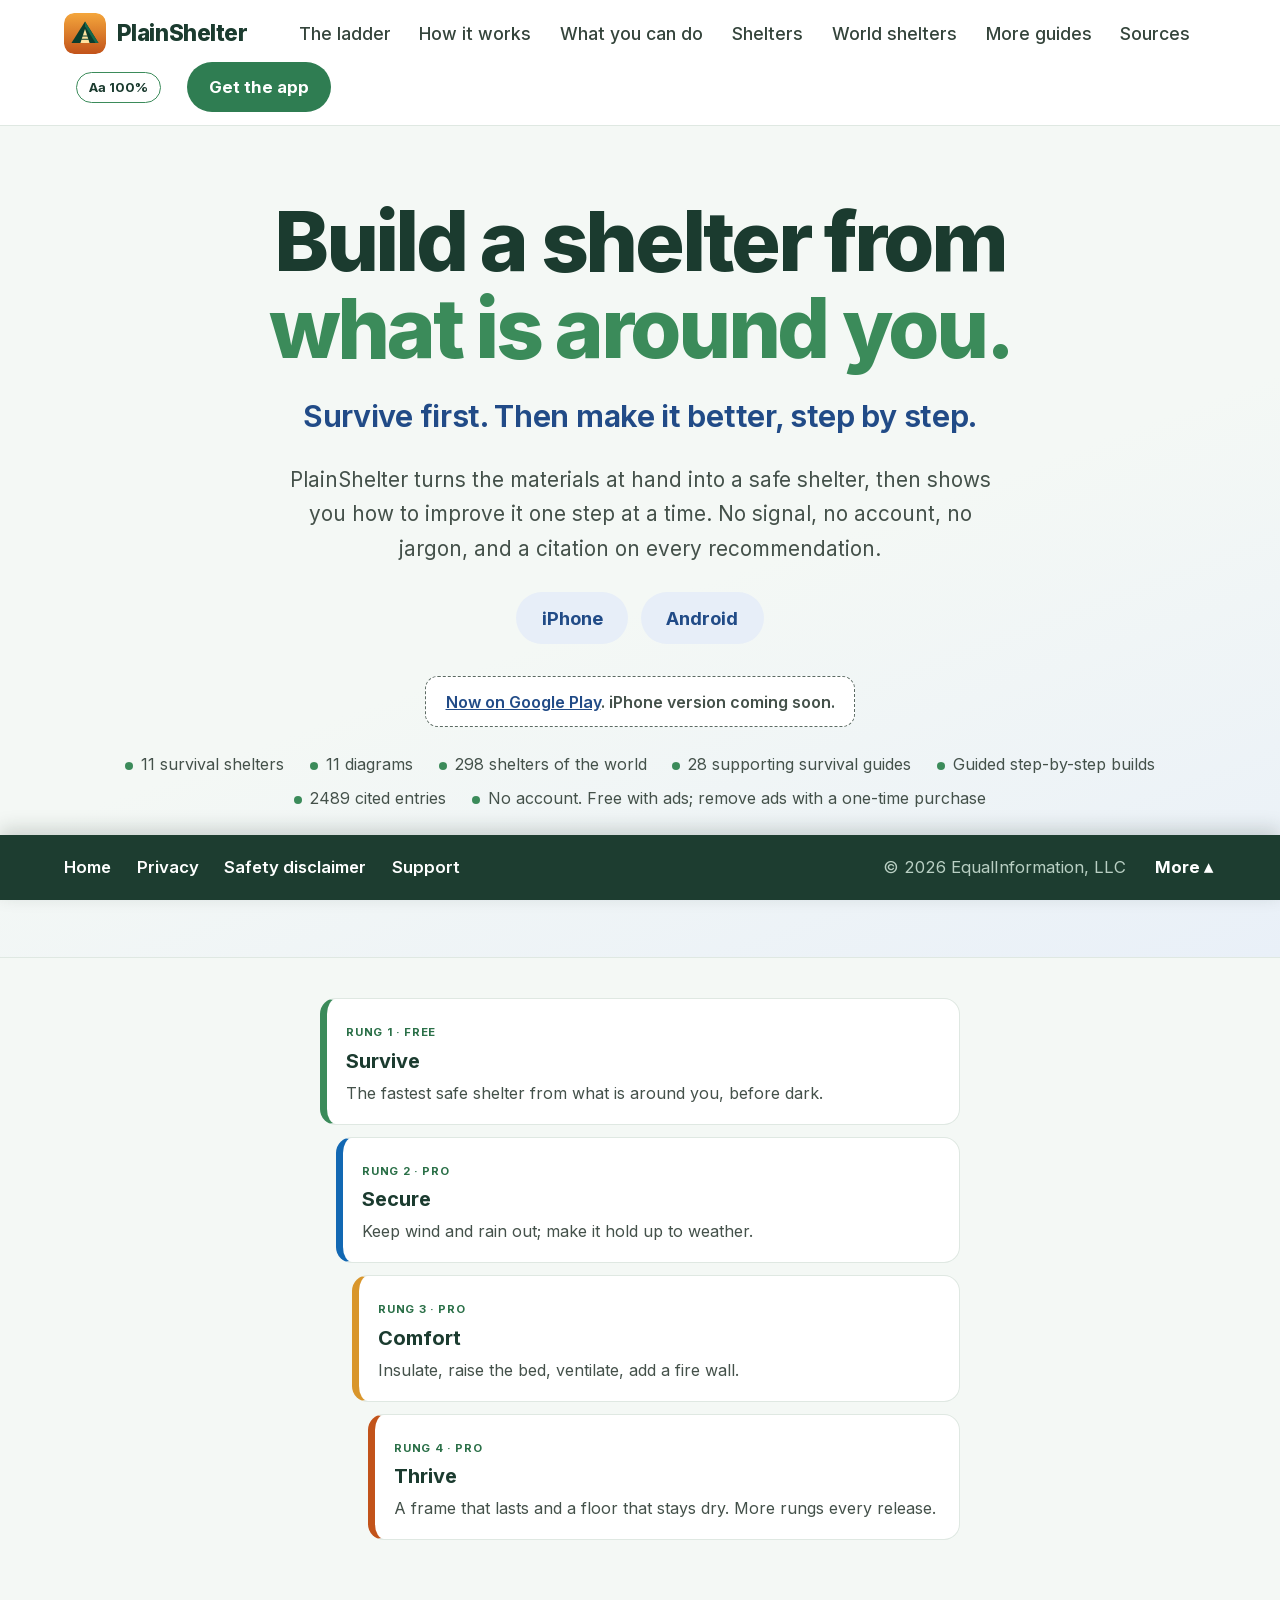
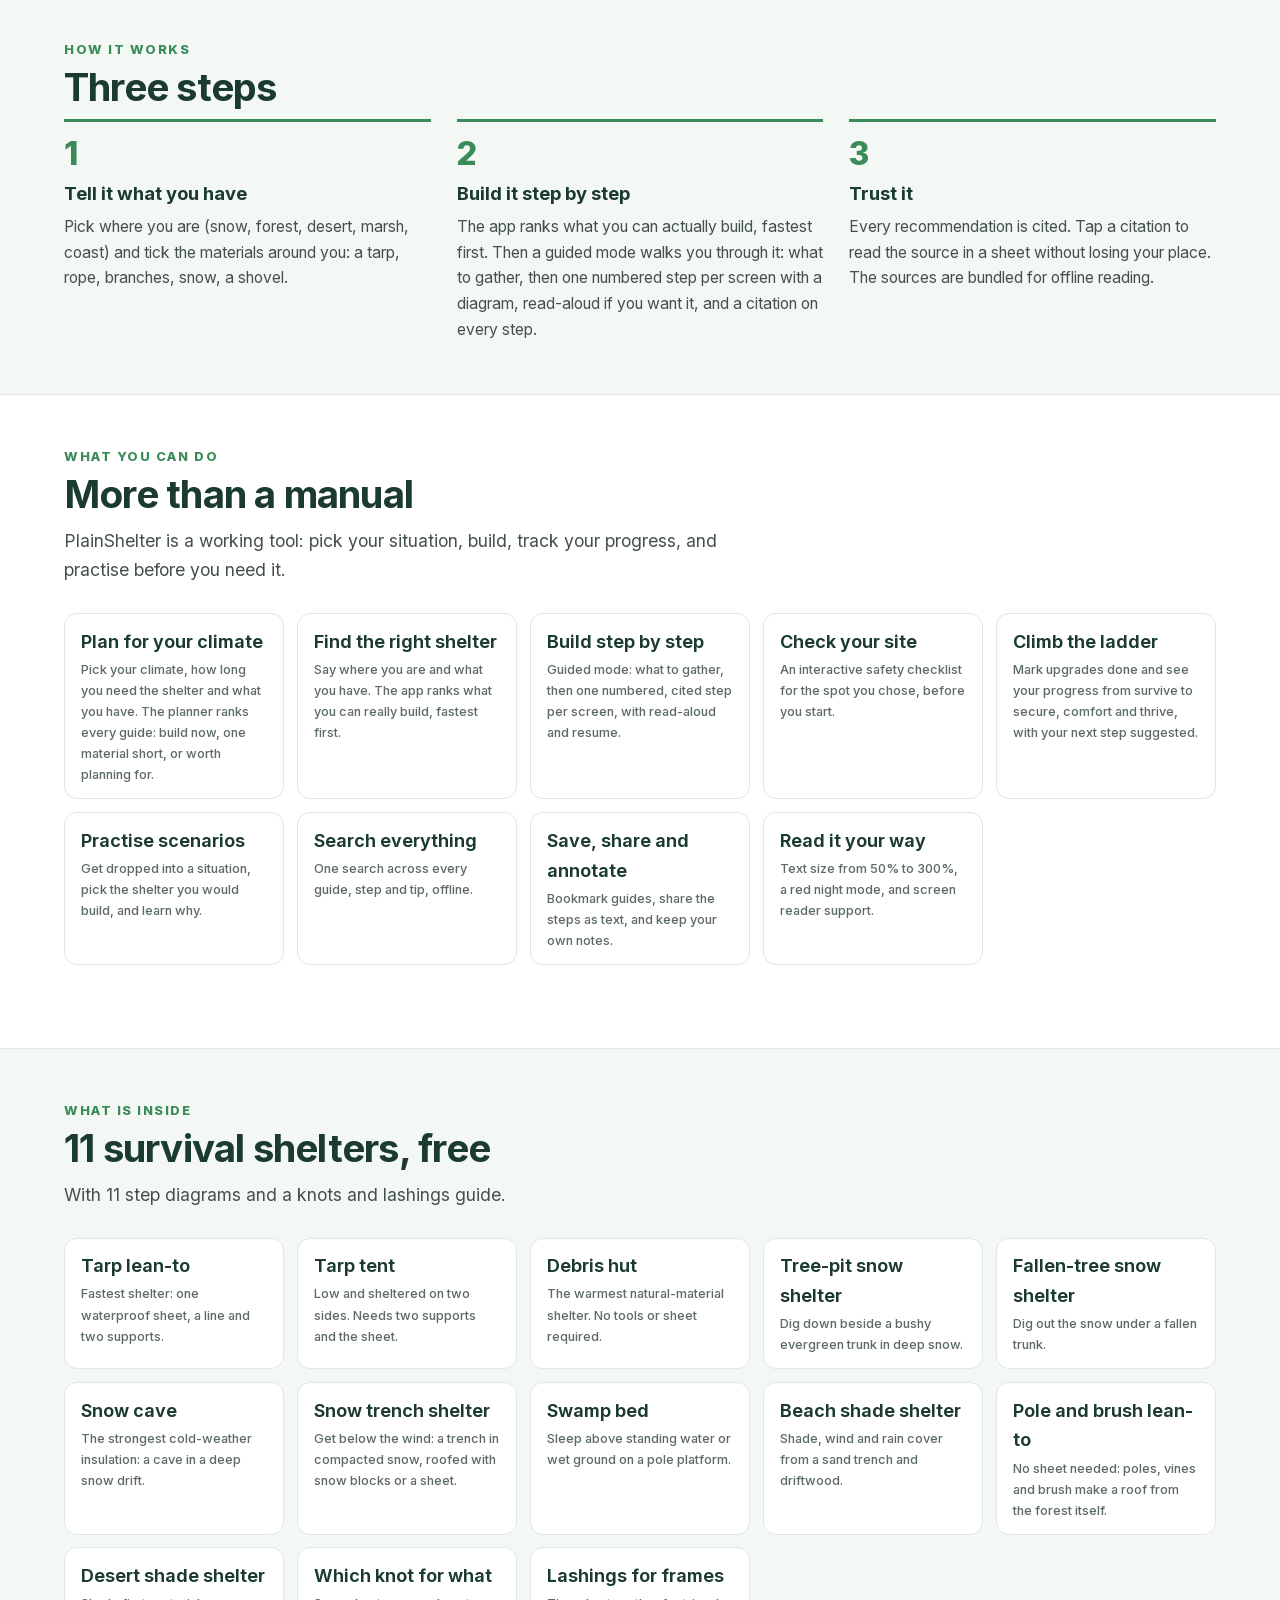
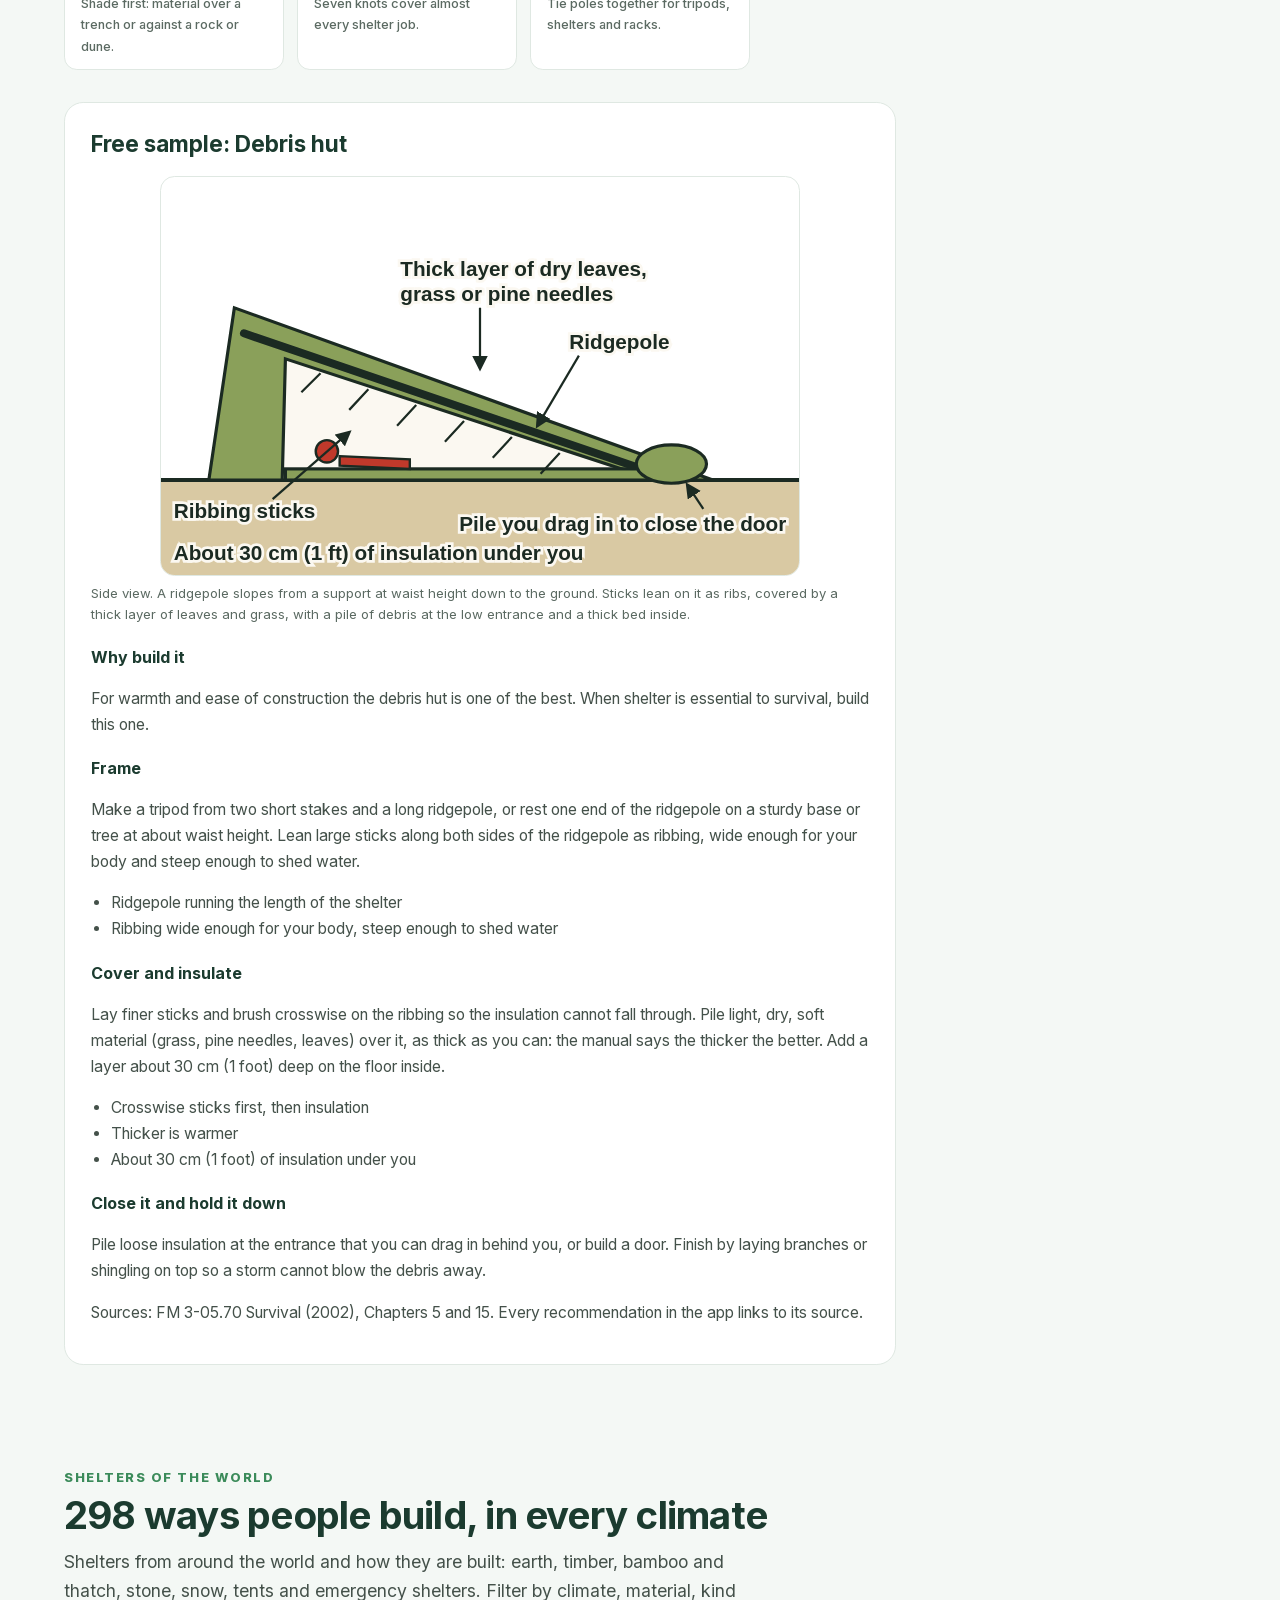
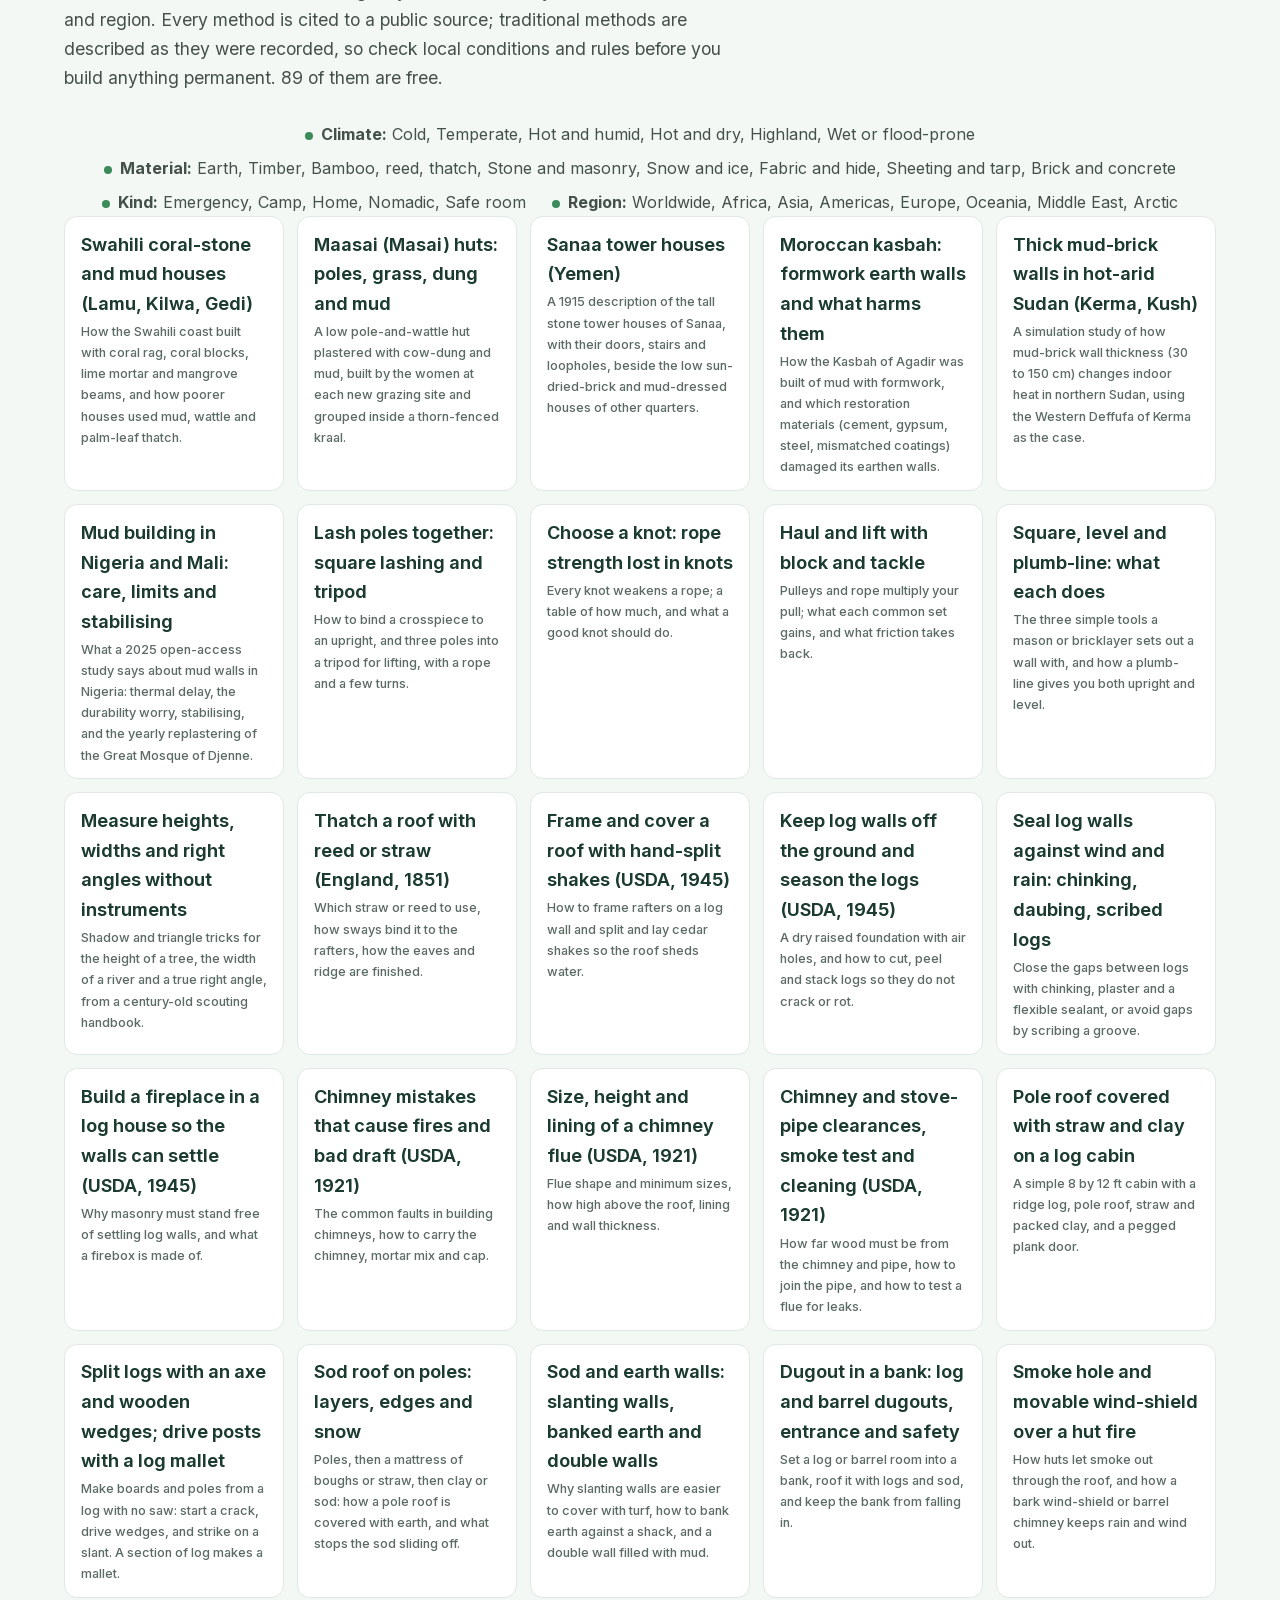
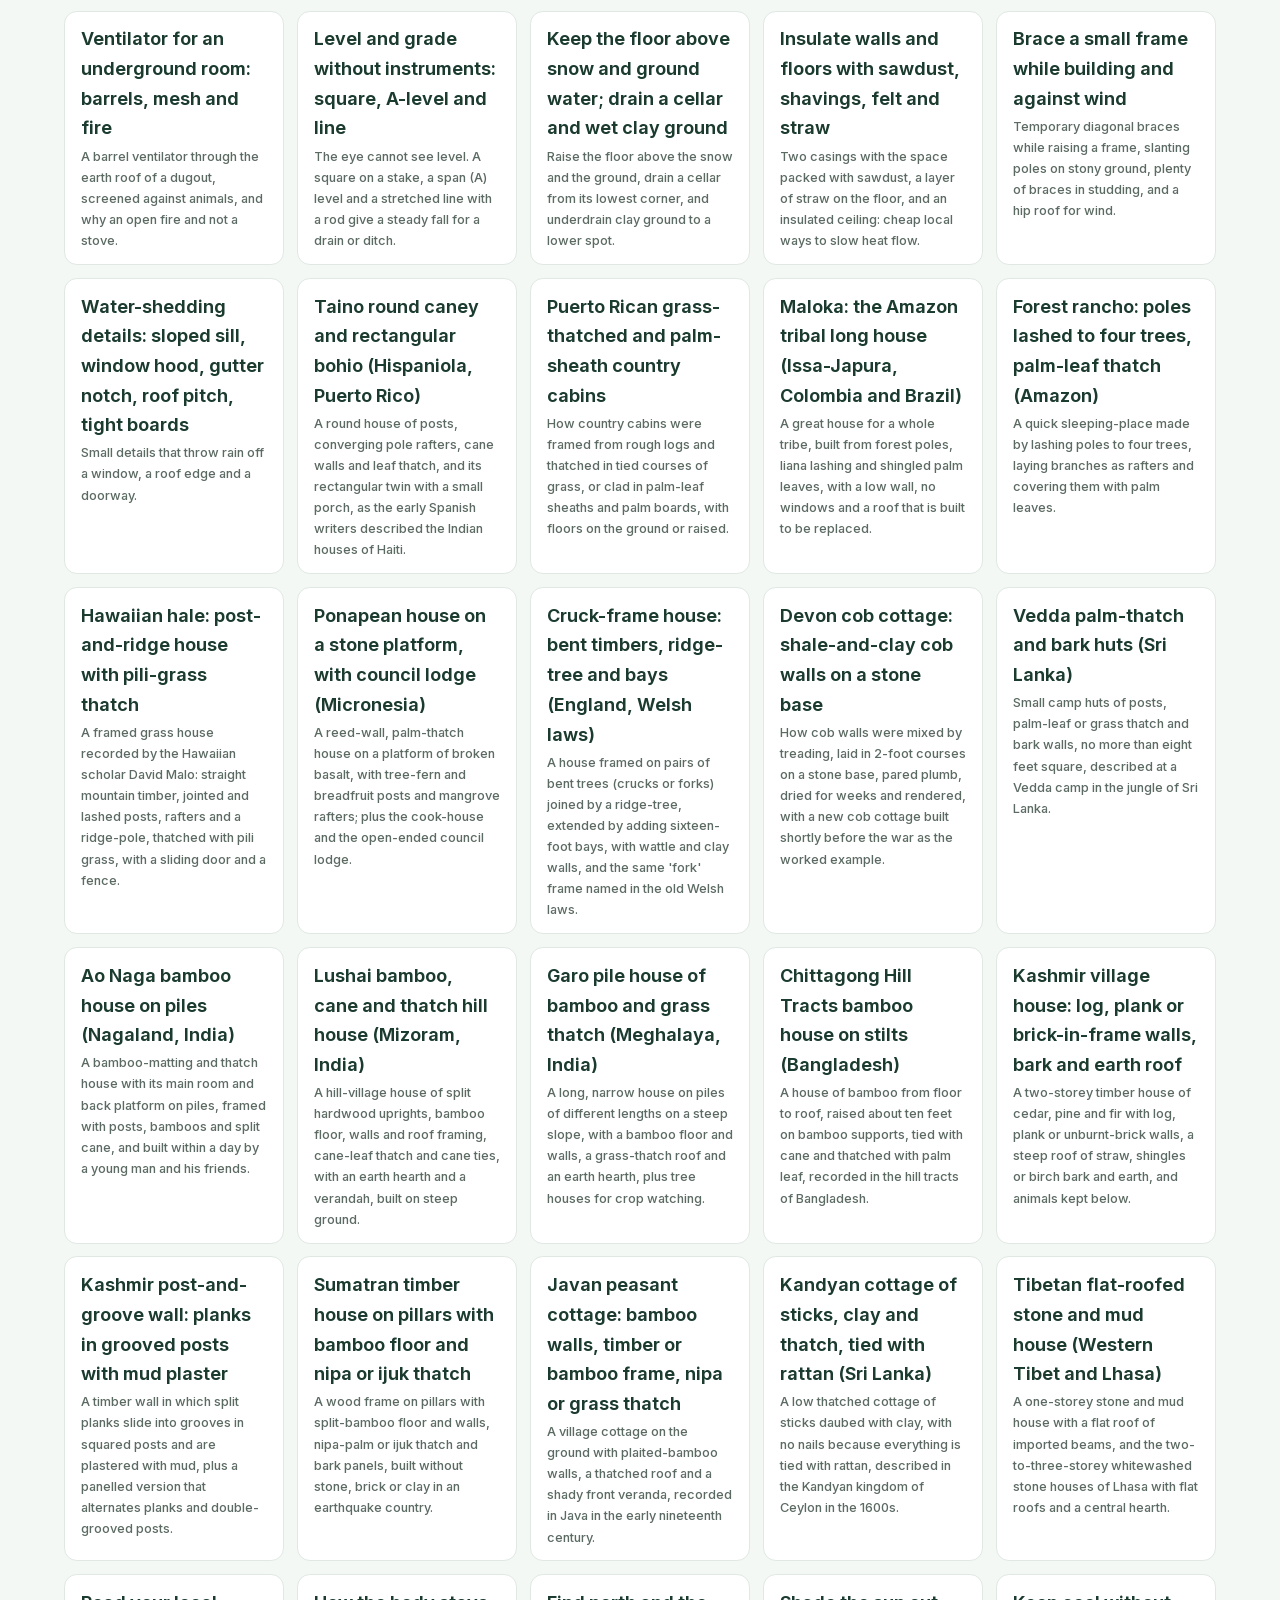
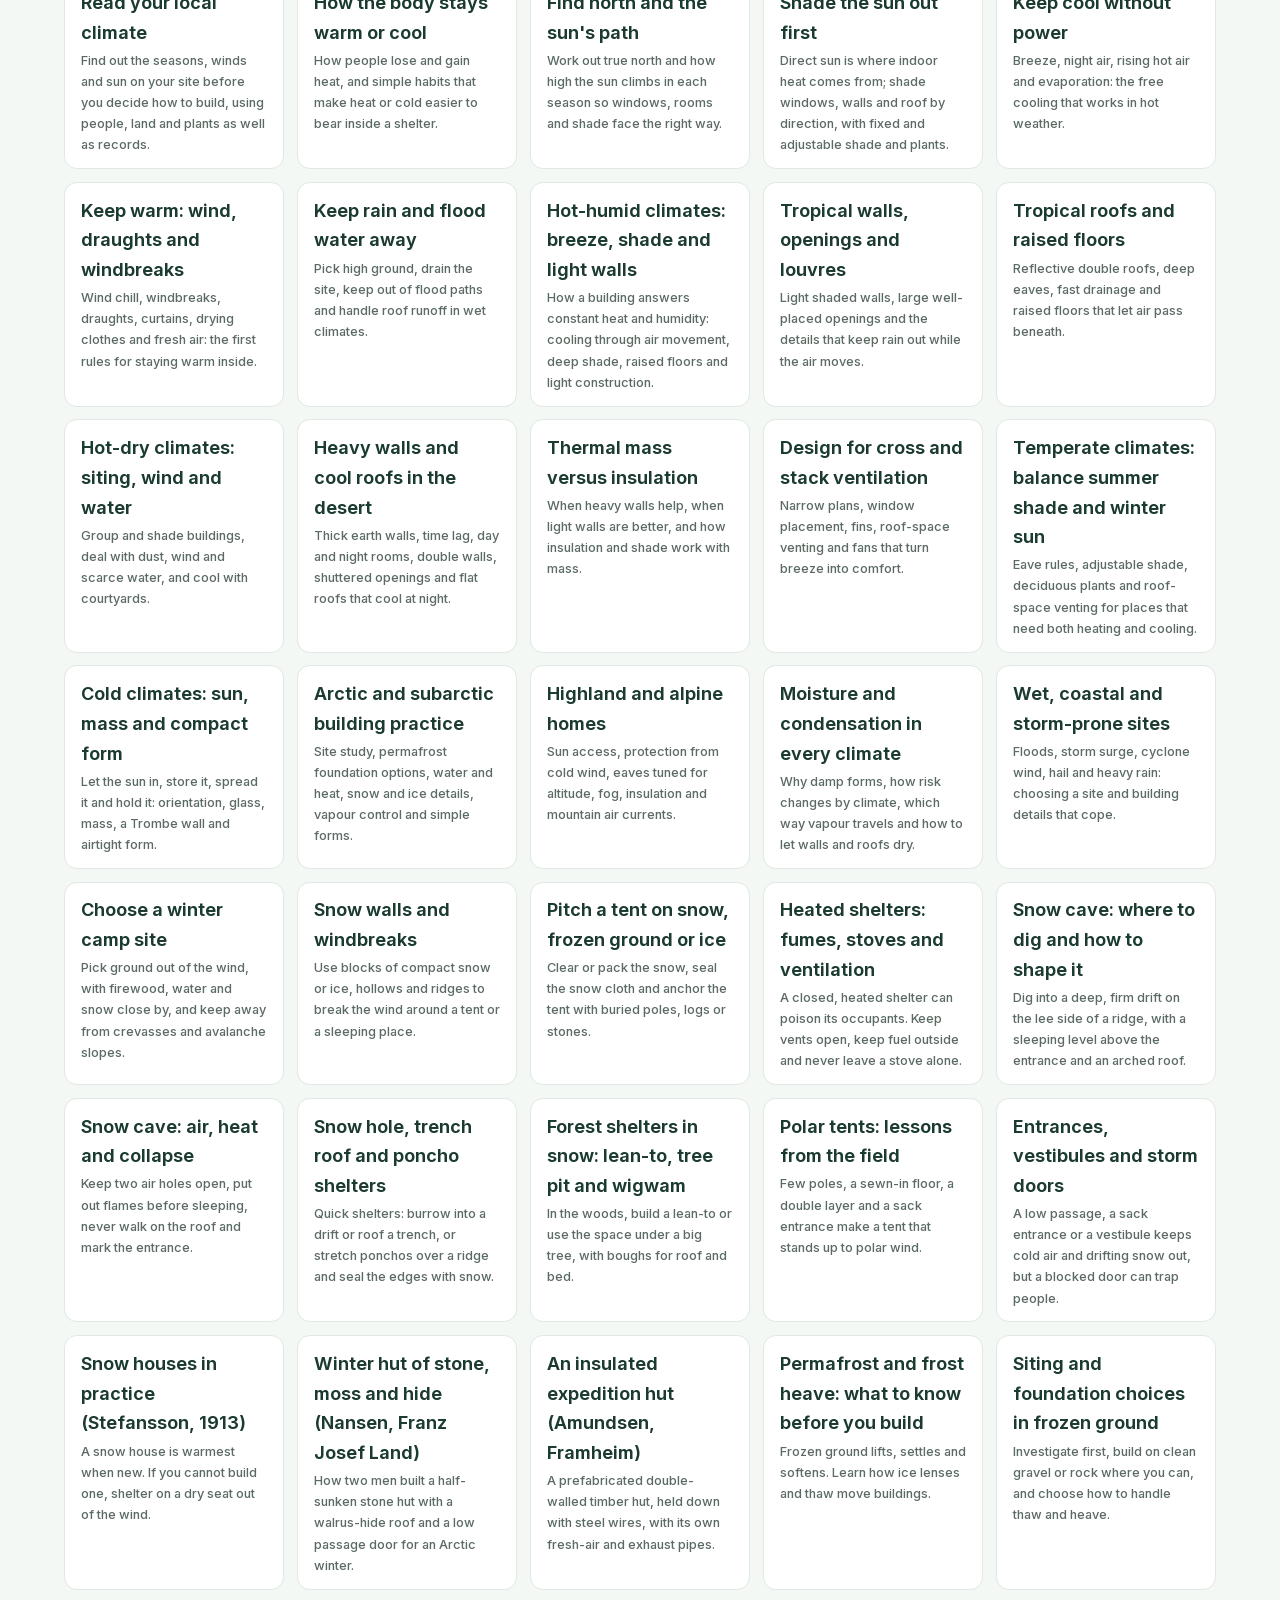
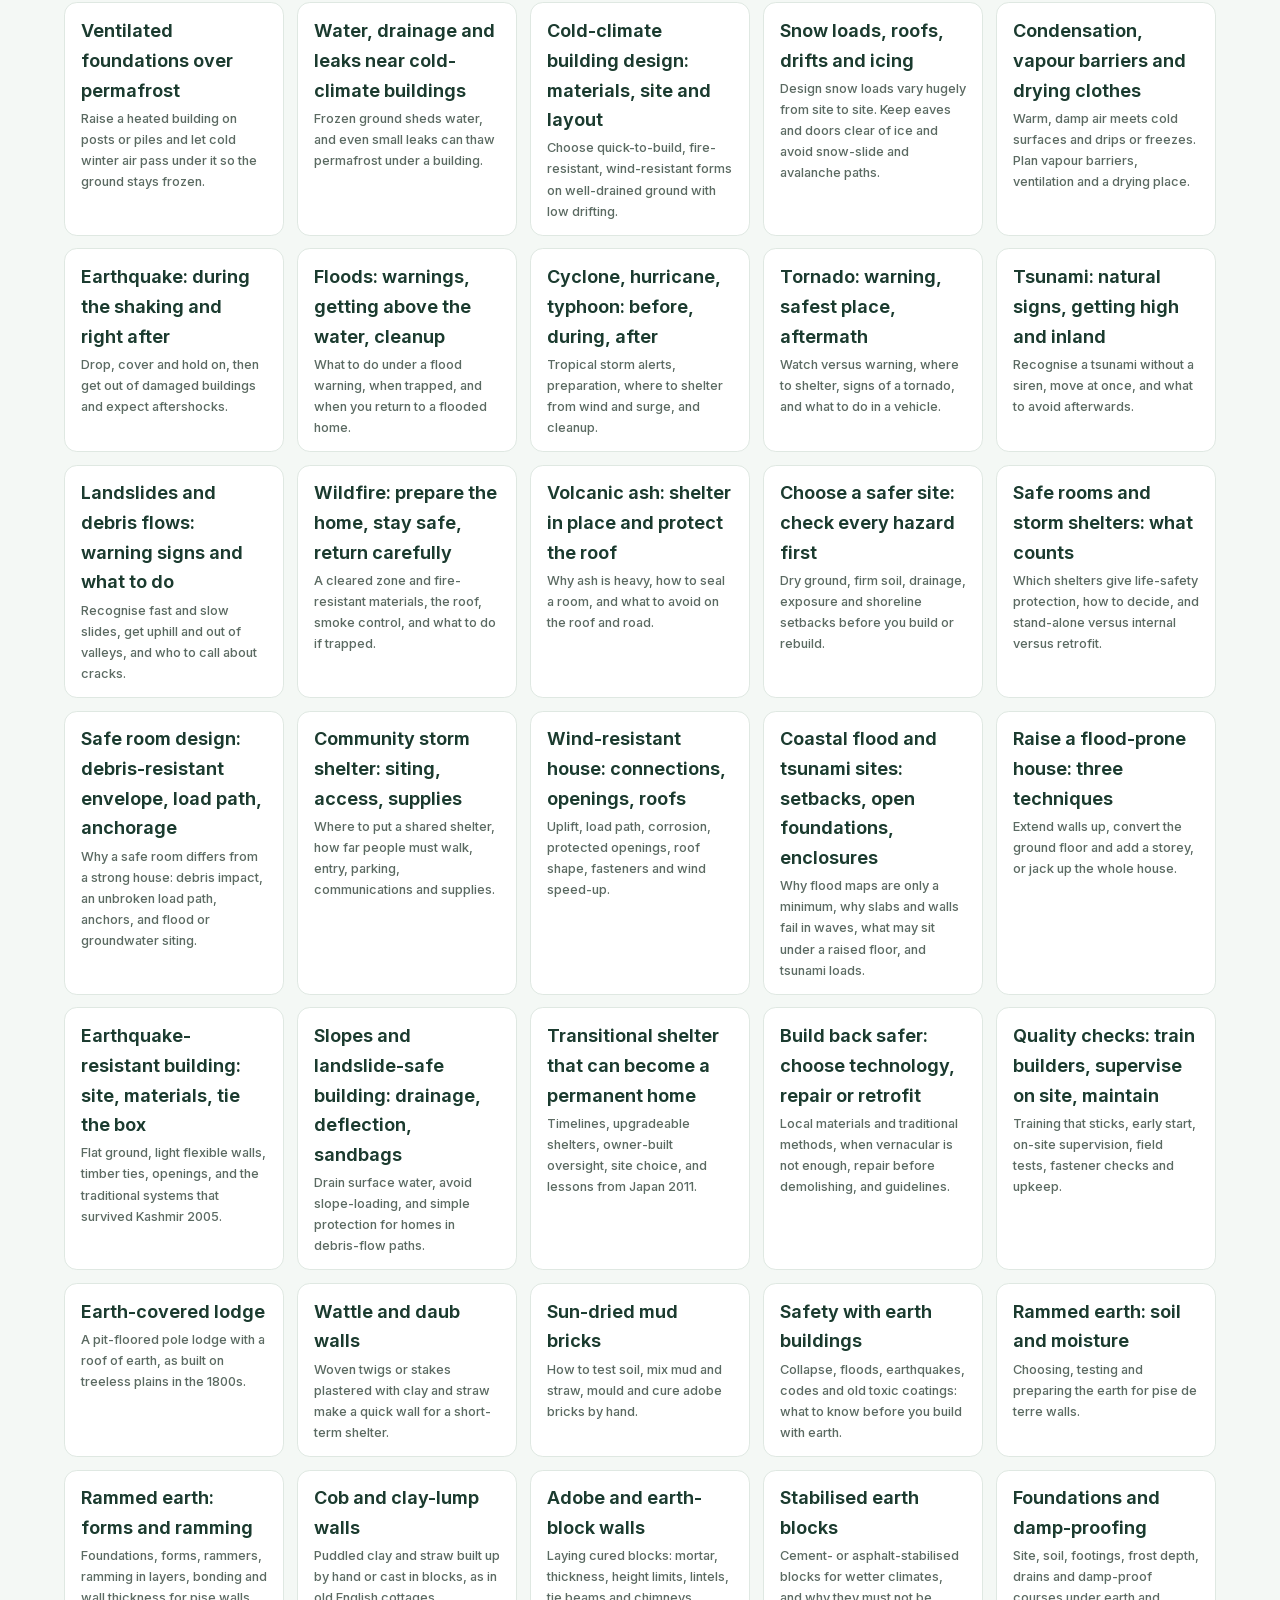
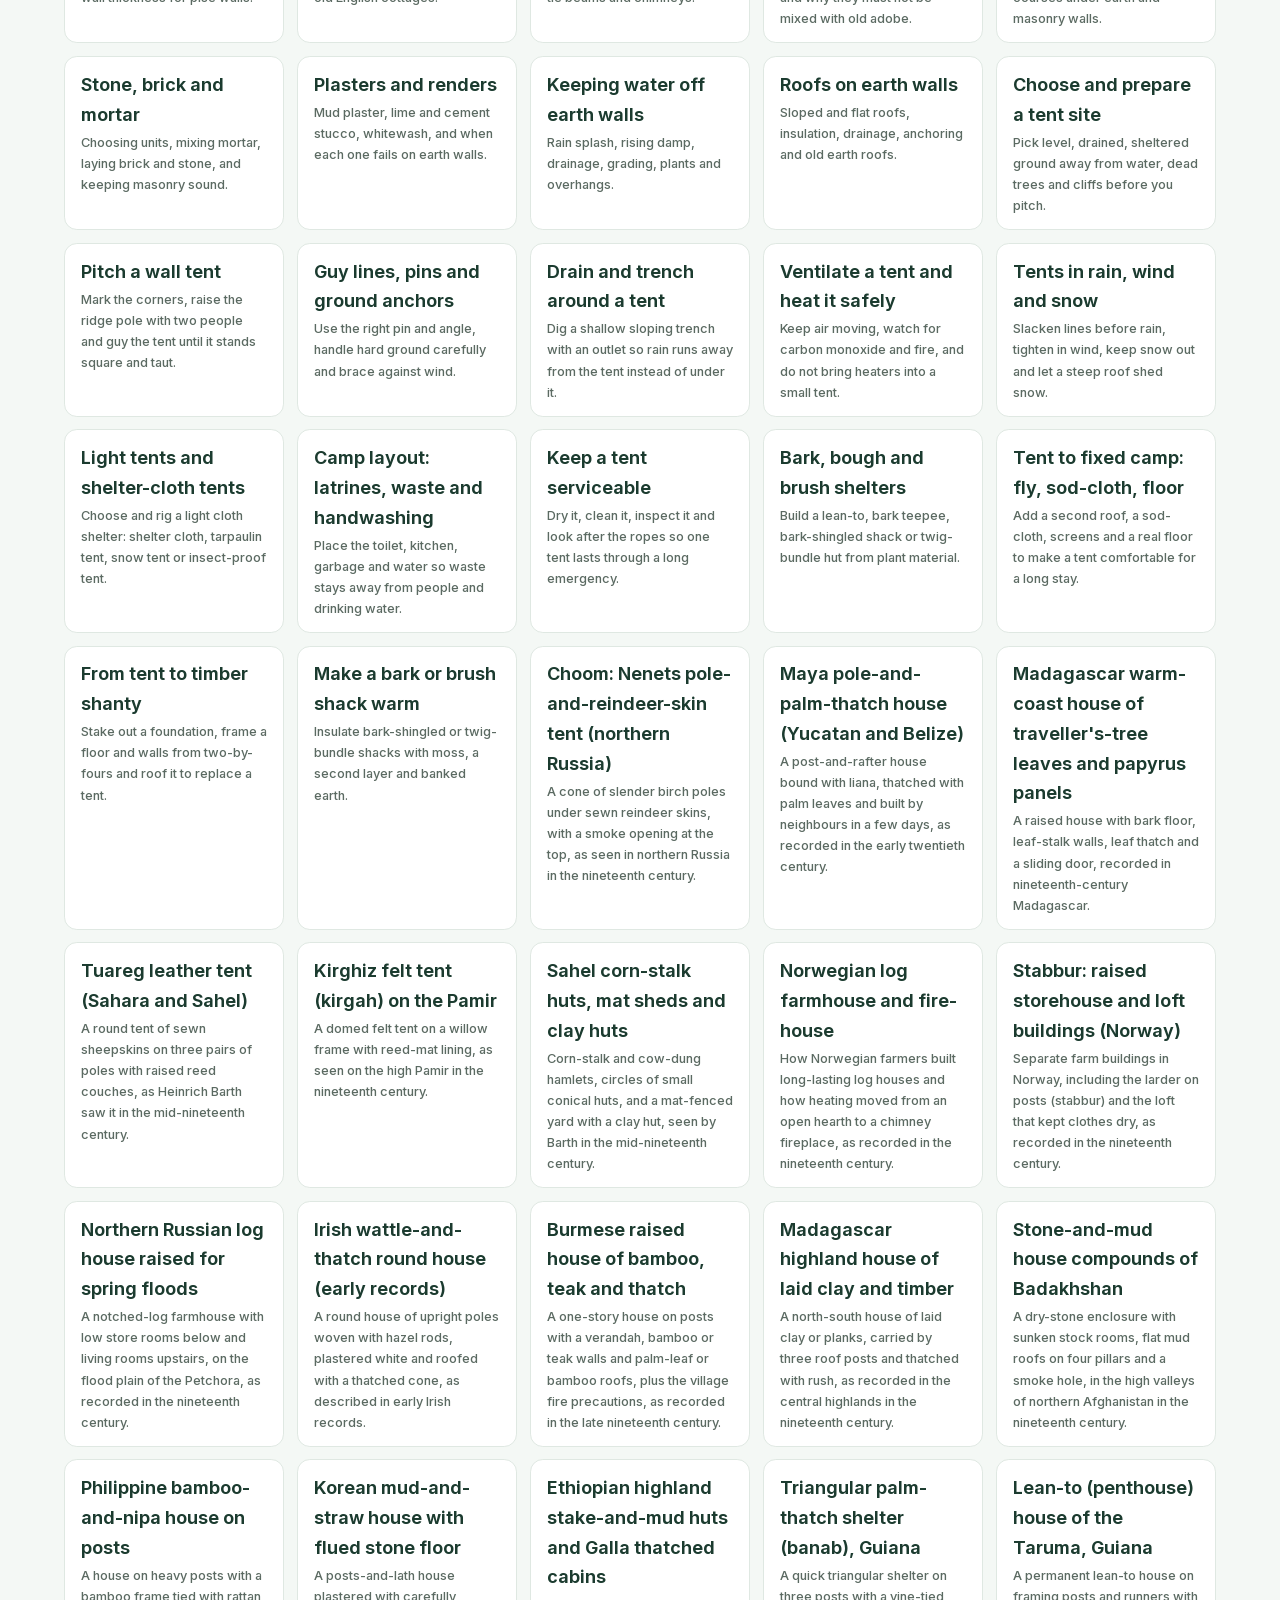
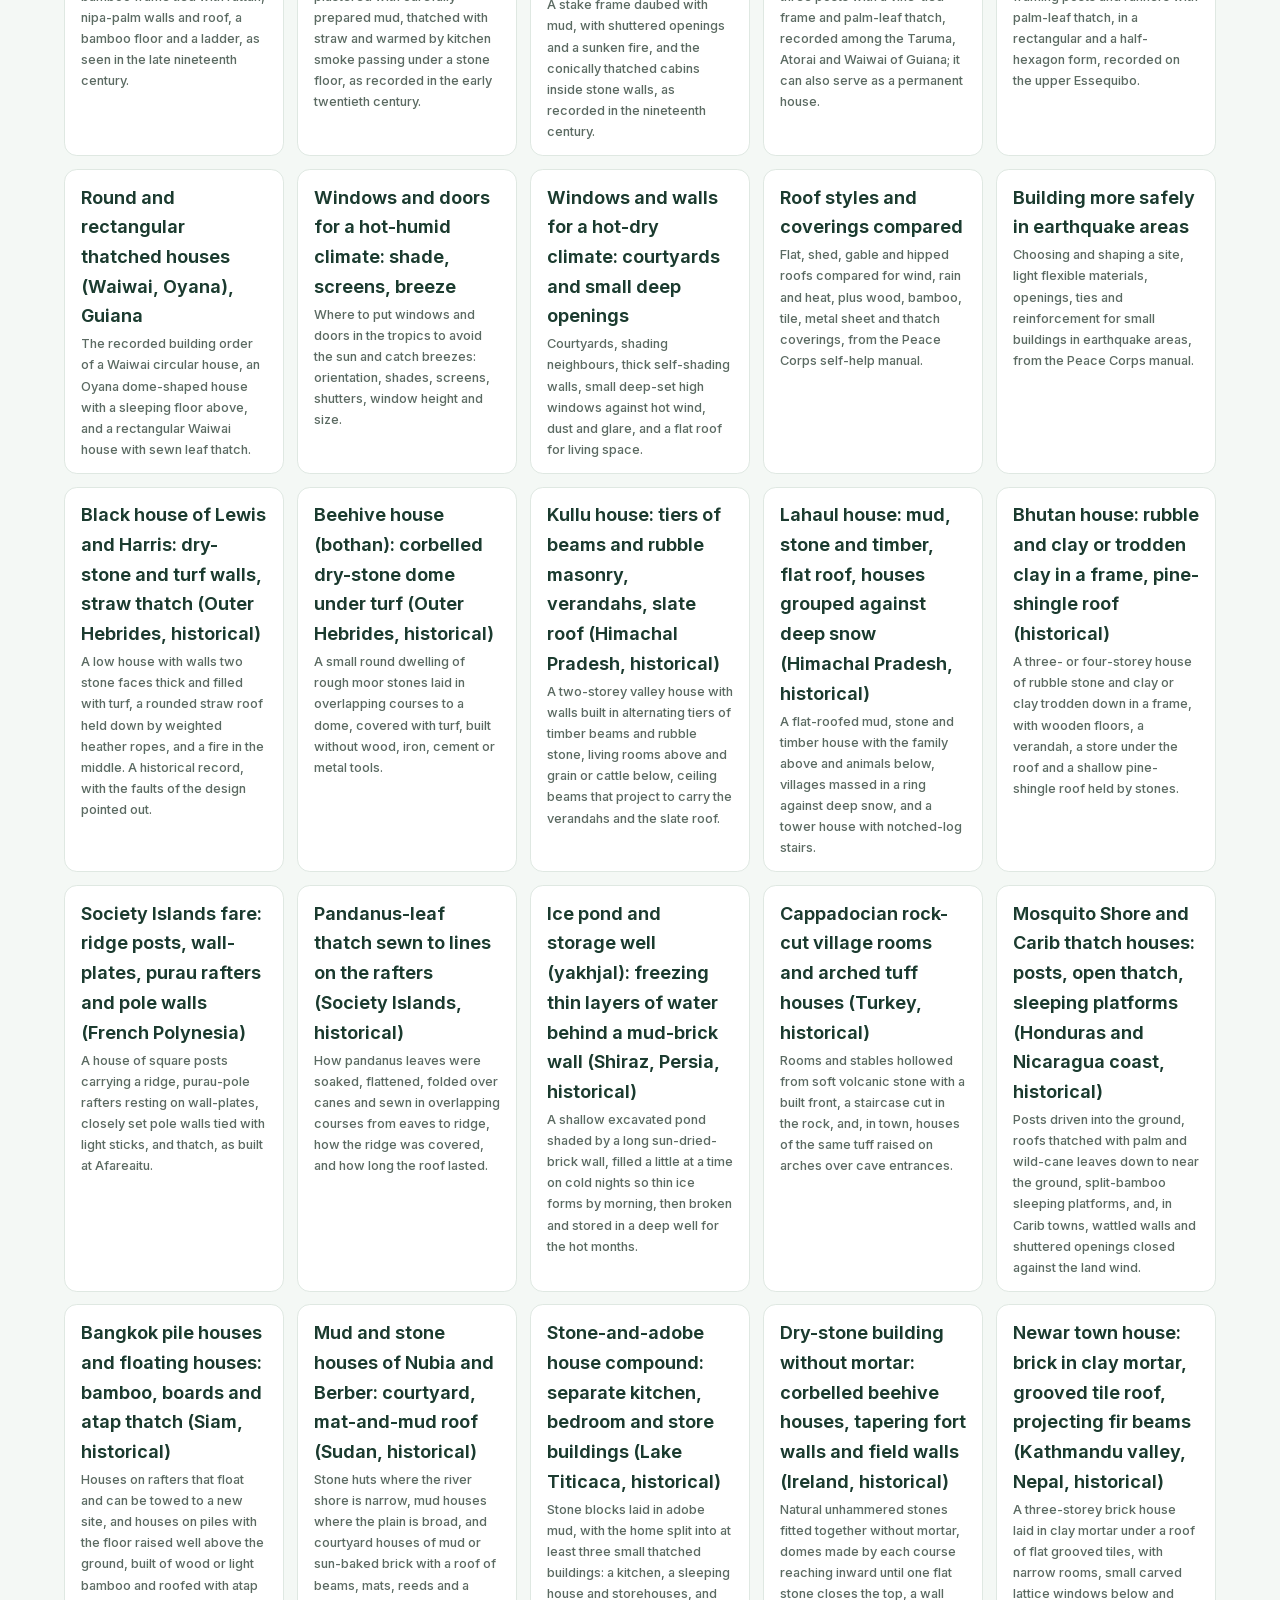
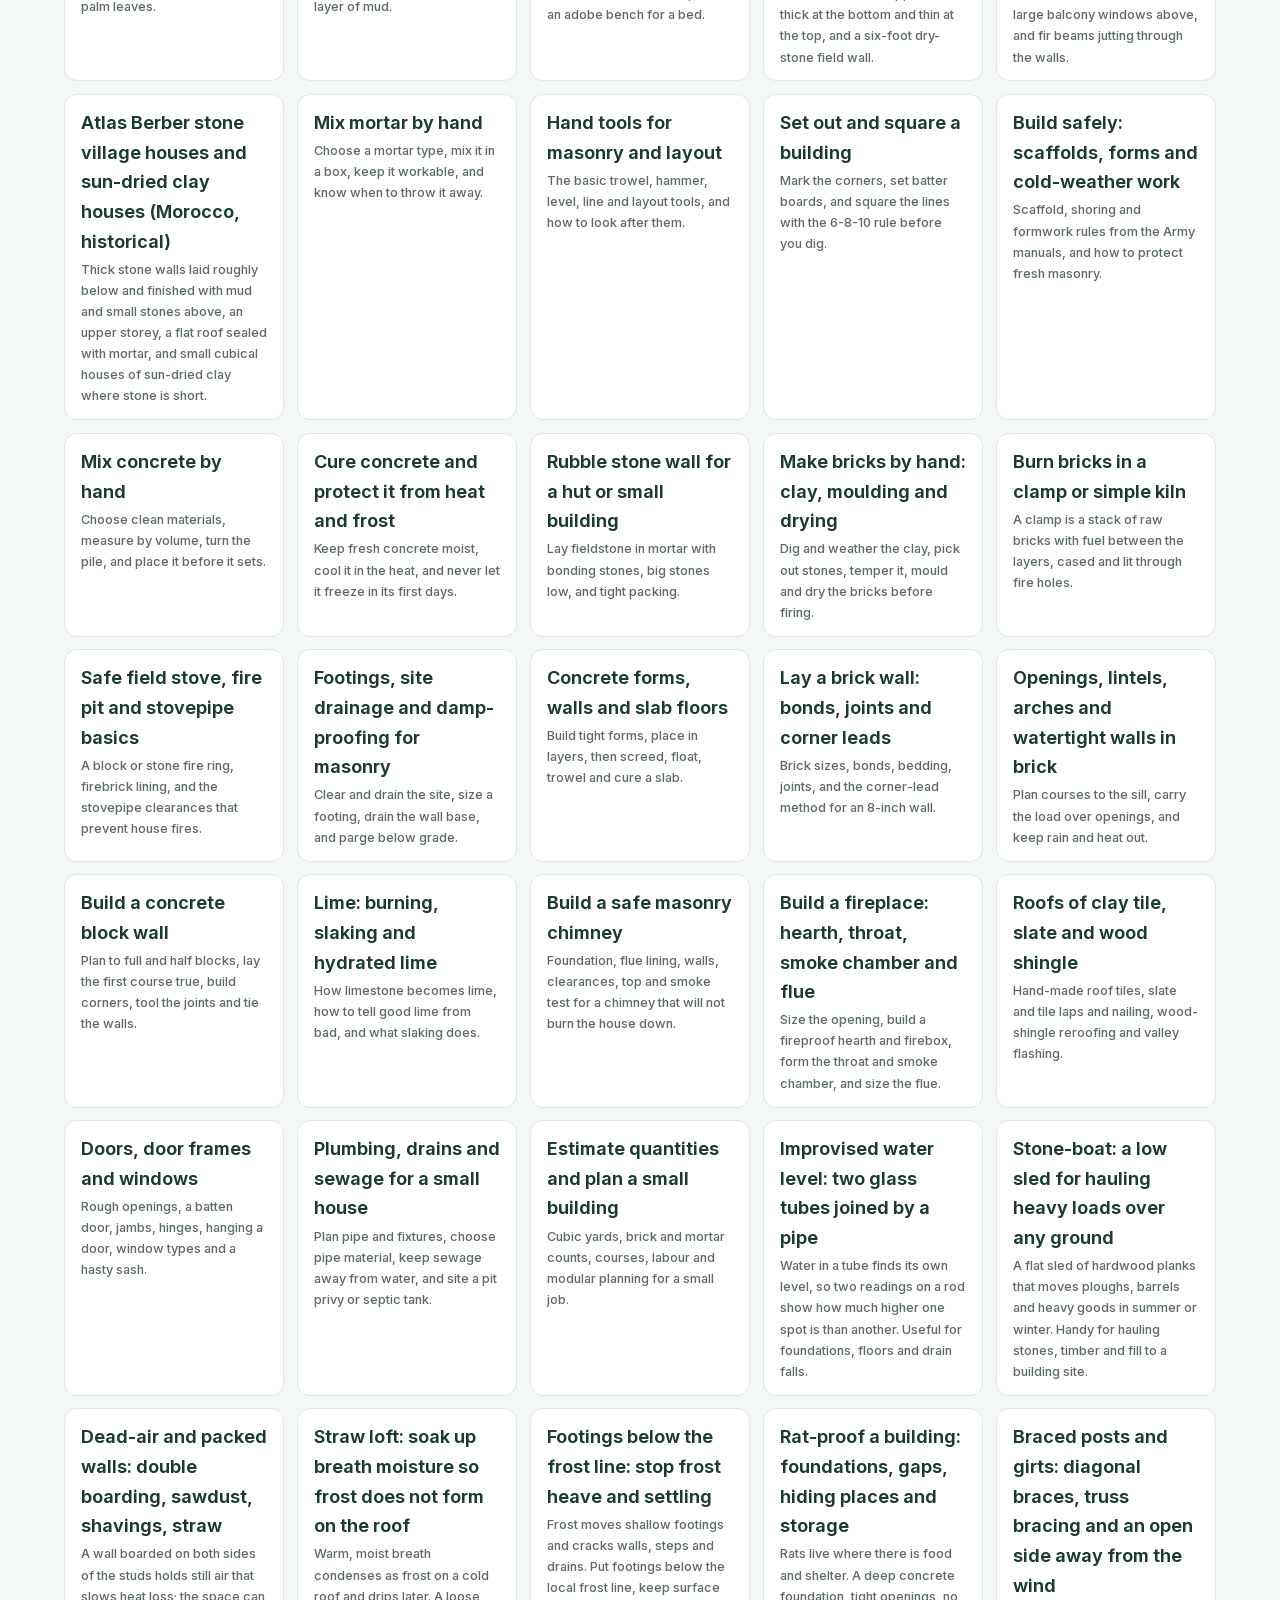
<file: index.html>
<!DOCTYPE html>
<html lang="en">
<head>
<meta charset="utf-8">
<meta name="viewport" content="width=device-width, initial-scale=1">
<title>PlainShelter - Build a shelter from what is around you</title>
<meta name="description" content="Offline shelter-building guidance for anyone, anywhere. Survive first, then upgrade step by step toward comfort. Every recommendation cited.">
<meta name="theme-color" content="#0b3d2e">
<meta property="og:title" content="PlainShelter - Build a shelter from what is around you"><meta property="og:description" content="Offline shelter-building guidance for anyone, anywhere. Survive first, then upgrade step by step toward comfort. Every recommendation cited."><meta property="og:type" content="website"><meta property="og:site_name" content="PlainShelter">
<link rel="icon" type="image/svg+xml" href="assets/favicon.svg">
<link rel="apple-touch-icon" href="assets/apple-touch-icon.png">
<link rel="stylesheet" href="assets/fonts/inter.css">
<link rel="stylesheet" href="assets/css/site.css">
<link rel="stylesheet" href="assets/css/textsize.css">
<script src="assets/textsize.js"></script>
<script type="application/ld+json">{"@context":"https://schema.org","@type":"MobileApplication","name":"PlainShelter","description":"Offline shelter-building guidance for anyone, anywhere: survive first, then upgrade toward comfort. Every recommendation cited.","applicationCategory":"ReferenceApplication","operatingSystem":"iOS, Android","offers":{"@type":"Offer","price":"0","priceCurrency":"USD","description":"Free survival content with an optional Pro subscription"},"author":{"@type":"Organization","name":"EqualInformation, LLC","url":"https://equalinformation.com"}}</script>
</head>
<body>
<header class="topbar"><div class="shell topbar-in">
  <a class="mark" href="./"><img src="assets/favicon.svg" alt="" width="34" height="34">PlainShelter</a>
  <nav class="tb-nav" aria-label="Sections"><a href="#ladder">The ladder</a><a href="#how">How it works</a><a href="#do">What you can do</a><a href="#inside">Shelters</a><a href="#world">World shelters</a><a href="#beyond">More guides</a><a href="#sources">Sources</a></nav>
  <div class="textsize"><button type="button" id="ts-open" aria-haspopup="true" aria-expanded="false" aria-label="Text size">Aa <span id="ts-pct">100%</span></button>
    <div class="ts-panel" id="ts-panel" hidden role="group" aria-label="Text size"><span class="ts-a-small" aria-hidden="true">A</span><input type="range" id="ts-range" min="50" max="300" step="5" value="100" aria-label="Text size percent"><span class="ts-a-big" aria-hidden="true">A</span>
    <div class="ts-row"><strong id="ts-now">100%</strong><button type="button" id="ts-reset">Reset to 100%</button></div></div></div>
  <a class="tb-cta" href="#get">Get the app</a>
</div></header>

<main>
<div class="hero"><section class="shell intro" id="get">
  <div>
    <h1>Build a shelter from <em>what is around you.</em></h1>
    <p class="tagline">Survive first. Then make it better, step by step.</p>
    <p class="lede">PlainShelter turns the materials at hand into a safe shelter, then shows you how to improve it one step at a time. No signal, no account, no jargon, and a citation on every recommendation.</p>
    <ul class="chips"><li>iPhone</li><li>Android</li></ul>
    <p class="soon"><a href="https://play.google.com/store/apps/details?id=com.equalinformation.plainshelter.app">Now on Google Play</a>. iPhone version coming soon.</p>
    <ul class="facts"><li>11 survival shelters</li><li>11 diagrams</li><li>298 shelters of the world</li><li>28 supporting survival guides</li><li>Guided step-by-step builds</li><li>2489 cited entries</li><li>No account. Free with ads; remove ads with a one-time purchase</li></ul>
    <p class="lede" style="margin-top:1.4rem;font-size:1rem">Every shelter points to the next upgrade, so one night of survival becomes a place to live. Survival shelters and knots are always free; PlainShelter Pro unlocks the upgrade ladder.</p>
  </div>
</section></div>
<section class="shell ladder-wrap"><aside aria-label="The ladder" id="ladder"><ol class="stairs"><li><em>Rung 1 &middot; Free</em><b>Survive</b><span>The fastest safe shelter from what is around you, before dark.</span></li><li><em>Rung 2 &middot; Pro</em><b>Secure</b><span>Keep wind and rain out; make it hold up to weather.</span></li><li><em>Rung 3 &middot; Pro</em><b>Comfort</b><span>Insulate, raise the bed, ventilate, add a fire wall.</span></li><li><em>Rung 4 &middot; Pro</em><b>Thrive</b><span>A frame that lasts and a floor that stays dry. More rungs every release.</span></li></ol></aside></section>

<section class="band" id="how"><div class="shell">
  <p class="eyebrow">How it works</p><h2>Three steps</h2>
  <ol class="how">
    <li><h3>Tell it what you have</h3><p>Pick where you are (snow, forest, desert, marsh, coast) and tick the materials around you: a tarp, rope, branches, snow, a shovel.</p></li>
    <li><h3>Build it step by step</h3><p>The app ranks what you can actually build, fastest first. Then a guided mode walks you through it: what to gather, then one numbered step per screen with a diagram, read-aloud if you want it, and a citation on every step.</p></li>
    <li><h3>Trust it</h3><p>Every recommendation is cited. Tap a citation to read the source in a sheet without losing your place. The sources are bundled for offline reading.</p></li>
  </ol>
</div></section>

<section class="band mist" id="do"><div class="shell">
  <p class="eyebrow">What you can do</p><h2>More than a manual</h2>
  <p class="sub">PlainShelter is a working tool: pick your situation, build, track your progress, and practise before you need it.</p>
  <ul class="tiles">
    <li>Plan for your climate<small>Pick your climate, how long you need the shelter and what you have. The planner ranks every guide: build now, one material short, or worth planning for.</small></li>
    <li>Find the right shelter<small>Say where you are and what you have. The app ranks what you can really build, fastest first.</small></li>
    <li>Build step by step<small>Guided mode: what to gather, then one numbered, cited step per screen, with read-aloud and resume.</small></li>
    <li>Check your site<small>An interactive safety checklist for the spot you chose, before you start.</small></li>
    <li>Climb the ladder<small>Mark upgrades done and see your progress from survive to secure, comfort and thrive, with your next step suggested.</small></li>
    <li>Practise scenarios<small>Get dropped into a situation, pick the shelter you would build, and learn why.</small></li>
    <li>Search everything<small>One search across every guide, step and tip, offline.</small></li>
    <li>Save, share and annotate<small>Bookmark guides, share the steps as text, and keep your own notes.</small></li>
    <li>Read it your way<small>Text size from 50% to 300%, a red night mode, and screen reader support.</small></li>
  </ul>
</div></section>

<section class="band" id="inside"><div class="shell">
  <p class="eyebrow">What is inside</p><h2>11 survival shelters, free</h2>
  <p class="sub">With 11 step diagrams and a knots and lashings guide.</p>
  <ul class="tiles"><li>Tarp lean-to<small>Fastest shelter: one waterproof sheet, a line and two supports.</small></li><li>Tarp tent<small>Low and sheltered on two sides. Needs two supports and the sheet.</small></li><li>Debris hut<small>The warmest natural-material shelter. No tools or sheet required.</small></li><li>Tree-pit snow shelter<small>Dig down beside a bushy evergreen trunk in deep snow.</small></li><li>Fallen-tree snow shelter<small>Dig out the snow under a fallen trunk.</small></li><li>Snow cave<small>The strongest cold-weather insulation: a cave in a deep snow drift.</small></li><li>Snow trench shelter<small>Get below the wind: a trench in compacted snow, roofed with snow blocks or a sheet.</small></li><li>Swamp bed<small>Sleep above standing water or wet ground on a pole platform.</small></li><li>Beach shade shelter<small>Shade, wind and rain cover from a sand trench and driftwood.</small></li><li>Pole and brush lean-to<small>No sheet needed: poles, vines and brush make a roof from the forest itself.</small></li><li>Desert shade shelter<small>Shade first: material over a trench or against a rock or dune.</small></li><li>Which knot for what<small>Seven knots cover almost every shelter job.</small></li><li>Lashings for frames<small>Tie poles together for tripods, shelters and racks.</small></li></ul>
  <div class="sample">
    <h3>Free sample: Debris hut</h3>
    <figure class="diagram"><svg xmlns="http://www.w3.org/2000/svg" viewBox="0 0 400 250" role="img" aria-label="Debris hut" width="100%"><style>
.l{stroke:var(--ink,#17231b);stroke-width:2.6;fill:none;stroke-linecap:round;stroke-linejoin:round}
.th{stroke:var(--ink,#17231b);stroke-width:5;fill:none;stroke-linecap:round}
.g{fill:var(--ground,#d9c9a3)} .s{fill:var(--snow,#eef3f7);stroke:var(--ink,#17231b);stroke-width:2}
.t{fill:var(--tarp,#e8b04a);stroke:var(--ink,#17231b);stroke-width:2.4}
.d{fill:var(--debris,#8aa05a);stroke:var(--ink,#17231b);stroke-width:2}
.w{fill:var(--water,#9cc7e0)} .bg{fill:var(--bg,#fbf8f1);stroke:var(--ink,#17231b);stroke-width:2}
.p{fill:var(--accent,#c0392b);stroke:var(--ink,#17231b);stroke-width:1.5}
.wd{fill:var(--wood,#8a6a43);stroke:var(--ink,#17231b);stroke-width:2}
.k{stroke:var(--ink,#17231b);stroke-width:1.4;fill:none}
.dash{stroke-dasharray:6 5}
text{font:600 13px -apple-system,Roboto,Helvetica,Arial,sans-serif;fill:var(--ink,#17231b);paint-order:stroke;stroke:var(--bg,#fbf8f1);stroke-width:3.5px}
.big{font-size:14px}
</style>
<defs><marker id="ah" viewBox="0 0 10 10" refX="8" refY="5" markerWidth="7" markerHeight="7" orient="auto-start-reverse"><path d="M0 0L10 5L0 10z" fill="var(--ink,#17231b)"/></marker></defs><rect class="g" x="0" y="190" width="400" height="60"/><line class="l" x1="0" y1="190" x2="400" y2="190"/><polygon class="d" points="30,190 46,82 346,190"/><polygon class="bg" points="76,190 78,114 310,190"/><path class="th" d="M52 98 L322 190"/><rect class="d" x="78" y="183" width="228" height="7"/><g class="k"><path d="M100 123 L88 135 M130 133 L118 146 M160 143 L148 156 M190 153 L178 166 M220 163 L208 176 M250 173 L238 186"/></g><circle class="p" cx="104" cy="172" r="7"/><path class="p" d="M112 175 L156.0 177 L156.0 183 L112 181 Z"/><ellipse class="d" cx="320" cy="180" rx="22" ry="12"/><text x="150" y="62" text-anchor="start" class="">Thick layer of dry leaves,</text><text x="150" y="78" text-anchor="start" class="">grass or pine needles</text><line class="k" x1="200" y1="82" x2="200" y2="120" marker-end="url(#ah)"/><text x="256" y="108" text-anchor="start" class="">Ridgepole</text><line class="k" x1="262" y1="112" x2="236" y2="156" marker-end="url(#ah)"/><text x="8" y="214" text-anchor="start" class="">Ribbing sticks</text><line class="k" x1="70" y1="202" x2="118" y2="160" marker-end="url(#ah)"/><text x="392" y="222" text-anchor="end" class="">Pile you drag in to close the door</text><line class="k" x1="340" y1="208" x2="330" y2="193" marker-end="url(#ah)"/><text x="8" y="240" text-anchor="start" class="">About 30 cm (1 ft) of insulation under you</text></svg>
<figcaption>Side view. A ridgepole slopes from a support at waist height down to the ground. Sticks lean on it as ribs, covered by a thick layer of leaves and grass, with a pile of debris at the low entrance and a thick bed inside.</figcaption></figure>
    <h4>Why build it</h4><p>For warmth and ease of construction the debris hut is one of the best. When shelter is essential to survival, build this one.</p><h4>Frame</h4><p>Make a tripod from two short stakes and a long ridgepole, or rest one end of the ridgepole on a sturdy base or tree at about waist height. Lean large sticks along both sides of the ridgepole as ribbing, wide enough for your body and steep enough to shed water.</p><ul><li>Ridgepole running the length of the shelter</li><li>Ribbing wide enough for your body, steep enough to shed water</li></ul><h4>Cover and insulate</h4><p>Lay finer sticks and brush crosswise on the ribbing so the insulation cannot fall through. Pile light, dry, soft material (grass, pine needles, leaves) over it, as thick as you can: the manual says the thicker the better. Add a layer about 30 cm (1 foot) deep on the floor inside.</p><ul><li>Crosswise sticks first, then insulation</li><li>Thicker is warmer</li><li>About 30 cm (1 foot) of insulation under you</li></ul><h4>Close it and hold it down</h4><p>Pile loose insulation at the entrance that you can drag in behind you, or build a door. Finish by laying branches or shingling on top so a storm cannot blow the debris away.</p><p class="cite">Sources: FM 3-05.70 Survival (2002), Chapters 5 and 15. Every recommendation in the app links to its source.</p>
  </div>
</div></section>

<section class="band" id="world"><div class="shell">
  <p class="eyebrow">Shelters of the world</p><h2>298 ways people build, in every climate</h2>
  <p class="sub">Shelters from around the world and how they are built: earth, timber, bamboo and thatch, stone, snow, tents and emergency shelters. Filter by climate, material, kind and region. Every method is cited to a public source; traditional methods are described as they were recorded, so check local conditions and rules before you build anything permanent. 89 of them are free.</p>
  <ul class="facts"><li><b>Climate:</b> Cold, Temperate, Hot and humid, Hot and dry, Highland, Wet or flood-prone</li><li><b>Material:</b> Earth, Timber, Bamboo, reed, thatch, Stone and masonry, Snow and ice, Fabric and hide, Sheeting and tarp, Brick and concrete</li><li><b>Kind:</b> Emergency, Camp, Home, Nomadic, Safe room</li><li><b>Region:</b> Worldwide, Africa, Asia, Americas, Europe, Oceania, Middle East, Arctic</li></ul>
  <ul class="tiles"><li>Swahili coral-stone and mud houses (Lamu, Kilwa, Gedi)<small>How the Swahili coast built with coral rag, coral blocks, lime mortar and mangrove beams, and how poorer houses used mud, wattle and palm-leaf thatch.</small></li><li>Maasai (Masai) huts: poles, grass, dung and mud<small>A low pole-and-wattle hut plastered with cow-dung and mud, built by the women at each new grazing site and grouped inside a thorn-fenced kraal.</small></li><li>Sanaa tower houses (Yemen)<small>A 1915 description of the tall stone tower houses of Sanaa, with their doors, stairs and loopholes, beside the low sun-dried-brick and mud-dressed houses of other quarters.</small></li><li>Moroccan kasbah: formwork earth walls and what harms them<small>How the Kasbah of Agadir was built of mud with formwork, and which restoration materials (cement, gypsum, steel, mismatched coatings) damaged its earthen walls.</small></li><li>Thick mud-brick walls in hot-arid Sudan (Kerma, Kush)<small>A simulation study of how mud-brick wall thickness (30 to 150 cm) changes indoor heat in northern Sudan, using the Western Deffufa of Kerma as the case.</small></li><li>Mud building in Nigeria and Mali: care, limits and stabilising<small>What a 2025 open-access study says about mud walls in Nigeria: thermal delay, the durability worry, stabilising, and the yearly replastering of the Great Mosque of Djenne.</small></li><li>Lash poles together: square lashing and tripod<small>How to bind a crosspiece to an upright, and three poles into a tripod for lifting, with a rope and a few turns.</small></li><li>Choose a knot: rope strength lost in knots<small>Every knot weakens a rope; a table of how much, and what a good knot should do.</small></li><li>Haul and lift with block and tackle<small>Pulleys and rope multiply your pull; what each common set gains, and what friction takes back.</small></li><li>Square, level and plumb-line: what each does<small>The three simple tools a mason or bricklayer sets out a wall with, and how a plumb-line gives you both upright and level.</small></li><li>Measure heights, widths and right angles without instruments<small>Shadow and triangle tricks for the height of a tree, the width of a river and a true right angle, from a century-old scouting handbook.</small></li><li>Thatch a roof with reed or straw (England, 1851)<small>Which straw or reed to use, how sways bind it to the rafters, how the eaves and ridge are finished.</small></li><li>Frame and cover a roof with hand-split shakes (USDA, 1945)<small>How to frame rafters on a log wall and split and lay cedar shakes so the roof sheds water.</small></li><li>Keep log walls off the ground and season the logs (USDA, 1945)<small>A dry raised foundation with air holes, and how to cut, peel and stack logs so they do not crack or rot.</small></li><li>Seal log walls against wind and rain: chinking, daubing, scribed logs<small>Close the gaps between logs with chinking, plaster and a flexible sealant, or avoid gaps by scribing a groove.</small></li><li>Build a fireplace in a log house so the walls can settle (USDA, 1945)<small>Why masonry must stand free of settling log walls, and what a firebox is made of.</small></li><li>Chimney mistakes that cause fires and bad draft (USDA, 1921)<small>The common faults in building chimneys, how to carry the chimney, mortar mix and cap.</small></li><li>Size, height and lining of a chimney flue (USDA, 1921)<small>Flue shape and minimum sizes, how high above the roof, lining and wall thickness.</small></li><li>Chimney and stove-pipe clearances, smoke test and cleaning (USDA, 1921)<small>How far wood must be from the chimney and pipe, how to join the pipe, and how to test a flue for leaks.</small></li><li>Pole roof covered with straw and clay on a log cabin<small>A simple 8 by 12 ft cabin with a ridge log, pole roof, straw and packed clay, and a pegged plank door.</small></li><li>Split logs with an axe and wooden wedges; drive posts with a log mallet<small>Make boards and poles from a log with no saw: start a crack, drive wedges, and strike on a slant. A section of log makes a mallet.</small></li><li>Sod roof on poles: layers, edges and snow<small>Poles, then a mattress of boughs or straw, then clay or sod: how a pole roof is covered with earth, and what stops the sod sliding off.</small></li><li>Sod and earth walls: slanting walls, banked earth and double walls<small>Why slanting walls are easier to cover with turf, how to bank earth against a shack, and a double wall filled with mud.</small></li><li>Dugout in a bank: log and barrel dugouts, entrance and safety<small>Set a log or barrel room into a bank, roof it with logs and sod, and keep the bank from falling in.</small></li><li>Smoke hole and movable wind-shield over a hut fire<small>How huts let smoke out through the roof, and how a bark wind-shield or barrel chimney keeps rain and wind out.</small></li><li>Ventilator for an underground room: barrels, mesh and fire<small>A barrel ventilator through the earth roof of a dugout, screened against animals, and why an open fire and not a stove.</small></li><li>Level and grade without instruments: square, A-level and line<small>The eye cannot see level. A square on a stake, a span (A) level and a stretched line with a rod give a steady fall for a drain or ditch.</small></li><li>Keep the floor above snow and ground water; drain a cellar and wet clay ground<small>Raise the floor above the snow and the ground, drain a cellar from its lowest corner, and underdrain clay ground to a lower spot.</small></li><li>Insulate walls and floors with sawdust, shavings, felt and straw<small>Two casings with the space packed with sawdust, a layer of straw on the floor, and an insulated ceiling: cheap local ways to slow heat flow.</small></li><li>Brace a small frame while building and against wind<small>Temporary diagonal braces while raising a frame, slanting poles on stony ground, plenty of braces in studding, and a hip roof for wind.</small></li><li>Water-shedding details: sloped sill, window hood, gutter notch, roof pitch, tight boards<small>Small details that throw rain off a window, a roof edge and a doorway.</small></li><li>Taino round caney and rectangular bohio (Hispaniola, Puerto Rico)<small>A round house of posts, converging pole rafters, cane walls and leaf thatch, and its rectangular twin with a small porch, as the early Spanish writers described the Indian houses of Haiti.</small></li><li>Puerto Rican grass-thatched and palm-sheath country cabins<small>How country cabins were framed from rough logs and thatched in tied courses of grass, or clad in palm-leaf sheaths and palm boards, with floors on the ground or raised.</small></li><li>Maloka: the Amazon tribal long house (Issa-Japura, Colombia and Brazil)<small>A great house for a whole tribe, built from forest poles, liana lashing and shingled palm leaves, with a low wall, no windows and a roof that is built to be replaced.</small></li><li>Forest rancho: poles lashed to four trees, palm-leaf thatch (Amazon)<small>A quick sleeping-place made by lashing poles to four trees, laying branches as rafters and covering them with palm leaves.</small></li><li>Hawaiian hale: post-and-ridge house with pili-grass thatch<small>A framed grass house recorded by the Hawaiian scholar David Malo: straight mountain timber, jointed and lashed posts, rafters and a ridge-pole, thatched with pili grass, with a sliding door and a fence.</small></li><li>Ponapean house on a stone platform, with council lodge (Micronesia)<small>A reed-wall, palm-thatch house on a platform of broken basalt, with tree-fern and breadfruit posts and mangrove rafters; plus the cook-house and the open-ended council lodge.</small></li><li>Cruck-frame house: bent timbers, ridge-tree and bays (England, Welsh laws)<small>A house framed on pairs of bent trees (crucks or forks) joined by a ridge-tree, extended by adding sixteen-foot bays, with wattle and clay walls, and the same &#x27;fork&#x27; frame named in the old Welsh laws.</small></li><li>Devon cob cottage: shale-and-clay cob walls on a stone base<small>How cob walls were mixed by treading, laid in 2-foot courses on a stone base, pared plumb, dried for weeks and rendered, with a new cob cottage built shortly before the war as the worked example.</small></li><li>Vedda palm-thatch and bark huts (Sri Lanka)<small>Small camp huts of posts, palm-leaf or grass thatch and bark walls, no more than eight feet square, described at a Vedda camp in the jungle of Sri Lanka.</small></li><li>Ao Naga bamboo house on piles (Nagaland, India)<small>A bamboo-matting and thatch house with its main room and back platform on piles, framed with posts, bamboos and split cane, and built within a day by a young man and his friends.</small></li><li>Lushai bamboo, cane and thatch hill house (Mizoram, India)<small>A hill-village house of split hardwood uprights, bamboo floor, walls and roof framing, cane-leaf thatch and cane ties, with an earth hearth and a verandah, built on steep ground.</small></li><li>Garo pile house of bamboo and grass thatch (Meghalaya, India)<small>A long, narrow house on piles of different lengths on a steep slope, with a bamboo floor and walls, a grass-thatch roof and an earth hearth, plus tree houses for crop watching.</small></li><li>Chittagong Hill Tracts bamboo house on stilts (Bangladesh)<small>A house of bamboo from floor to roof, raised about ten feet on bamboo supports, tied with cane and thatched with palm leaf, recorded in the hill tracts of Bangladesh.</small></li><li>Kashmir village house: log, plank or brick-in-frame walls, bark and earth roof<small>A two-storey timber house of cedar, pine and fir with log, plank or unburnt-brick walls, a steep roof of straw, shingles or birch bark and earth, and animals kept below.</small></li><li>Kashmir post-and-groove wall: planks in grooved posts with mud plaster<small>A timber wall in which split planks slide into grooves in squared posts and are plastered with mud, plus a panelled version that alternates planks and double-grooved posts.</small></li><li>Sumatran timber house on pillars with bamboo floor and nipa or ijuk thatch<small>A wood frame on pillars with split-bamboo floor and walls, nipa-palm or ijuk thatch and bark panels, built without stone, brick or clay in an earthquake country.</small></li><li>Javan peasant cottage: bamboo walls, timber or bamboo frame, nipa or grass thatch<small>A village cottage on the ground with plaited-bamboo walls, a thatched roof and a shady front veranda, recorded in Java in the early nineteenth century.</small></li><li>Kandyan cottage of sticks, clay and thatch, tied with rattan (Sri Lanka)<small>A low thatched cottage of sticks daubed with clay, with no nails because everything is tied with rattan, described in the Kandyan kingdom of Ceylon in the 1600s.</small></li><li>Tibetan flat-roofed stone and mud house (Western Tibet and Lhasa)<small>A one-storey stone and mud house with a flat roof of imported beams, and the two-to-three-storey whitewashed stone houses of Lhasa with flat roofs and a central hearth.</small></li><li>Read your local climate<small>Find out the seasons, winds and sun on your site before you decide how to build, using people, land and plants as well as records.</small></li><li>How the body stays warm or cool<small>How people lose and gain heat, and simple habits that make heat or cold easier to bear inside a shelter.</small></li><li>Find north and the sun&#x27;s path<small>Work out true north and how high the sun climbs in each season so windows, rooms and shade face the right way.</small></li><li>Shade the sun out first<small>Direct sun is where indoor heat comes from; shade windows, walls and roof by direction, with fixed and adjustable shade and plants.</small></li><li>Keep cool without power<small>Breeze, night air, rising hot air and evaporation: the free cooling that works in hot weather.</small></li><li>Keep warm: wind, draughts and windbreaks<small>Wind chill, windbreaks, draughts, curtains, drying clothes and fresh air: the first rules for staying warm inside.</small></li><li>Keep rain and flood water away<small>Pick high ground, drain the site, keep out of flood paths and handle roof runoff in wet climates.</small></li><li>Hot-humid climates: breeze, shade and light walls<small>How a building answers constant heat and humidity: cooling through air movement, deep shade, raised floors and light construction.</small></li><li>Tropical walls, openings and louvres<small>Light shaded walls, large well-placed openings and the details that keep rain out while the air moves.</small></li><li>Tropical roofs and raised floors<small>Reflective double roofs, deep eaves, fast drainage and raised floors that let air pass beneath.</small></li><li>Hot-dry climates: siting, wind and water<small>Group and shade buildings, deal with dust, wind and scarce water, and cool with courtyards.</small></li><li>Heavy walls and cool roofs in the desert<small>Thick earth walls, time lag, day and night rooms, double walls, shuttered openings and flat roofs that cool at night.</small></li><li>Thermal mass versus insulation<small>When heavy walls help, when light walls are better, and how insulation and shade work with mass.</small></li><li>Design for cross and stack ventilation<small>Narrow plans, window placement, fins, roof-space venting and fans that turn breeze into comfort.</small></li><li>Temperate climates: balance summer shade and winter sun<small>Eave rules, adjustable shade, deciduous plants and roof-space venting for places that need both heating and cooling.</small></li><li>Cold climates: sun, mass and compact form<small>Let the sun in, store it, spread it and hold it: orientation, glass, mass, a Trombe wall and airtight form.</small></li><li>Arctic and subarctic building practice<small>Site study, permafrost foundation options, water and heat, snow and ice details, vapour control and simple forms.</small></li><li>Highland and alpine homes<small>Sun access, protection from cold wind, eaves tuned for altitude, fog, insulation and mountain air currents.</small></li><li>Moisture and condensation in every climate<small>Why damp forms, how risk changes by climate, which way vapour travels and how to let walls and roofs dry.</small></li><li>Wet, coastal and storm-prone sites<small>Floods, storm surge, cyclone wind, hail and heavy rain: choosing a site and building details that cope.</small></li><li>Choose a winter camp site<small>Pick ground out of the wind, with firewood, water and snow close by, and keep away from crevasses and avalanche slopes.</small></li><li>Snow walls and windbreaks<small>Use blocks of compact snow or ice, hollows and ridges to break the wind around a tent or a sleeping place.</small></li><li>Pitch a tent on snow, frozen ground or ice<small>Clear or pack the snow, seal the snow cloth and anchor the tent with buried poles, logs or stones.</small></li><li>Heated shelters: fumes, stoves and ventilation<small>A closed, heated shelter can poison its occupants. Keep vents open, keep fuel outside and never leave a stove alone.</small></li><li>Snow cave: where to dig and how to shape it<small>Dig into a deep, firm drift on the lee side of a ridge, with a sleeping level above the entrance and an arched roof.</small></li><li>Snow cave: air, heat and collapse<small>Keep two air holes open, put out flames before sleeping, never walk on the roof and mark the entrance.</small></li><li>Snow hole, trench roof and poncho shelters<small>Quick shelters: burrow into a drift or roof a trench, or stretch ponchos over a ridge and seal the edges with snow.</small></li><li>Forest shelters in snow: lean-to, tree pit and wigwam<small>In the woods, build a lean-to or use the space under a big tree, with boughs for roof and bed.</small></li><li>Polar tents: lessons from the field<small>Few poles, a sewn-in floor, a double layer and a sack entrance make a tent that stands up to polar wind.</small></li><li>Entrances, vestibules and storm doors<small>A low passage, a sack entrance or a vestibule keeps cold air and drifting snow out, but a blocked door can trap people.</small></li><li>Snow houses in practice (Stefansson, 1913)<small>A snow house is warmest when new. If you cannot build one, shelter on a dry seat out of the wind.</small></li><li>Winter hut of stone, moss and hide (Nansen, Franz Josef Land)<small>How two men built a half-sunken stone hut with a walrus-hide roof and a low passage door for an Arctic winter.</small></li><li>An insulated expedition hut (Amundsen, Framheim)<small>A prefabricated double-walled timber hut, held down with steel wires, with its own fresh-air and exhaust pipes.</small></li><li>Permafrost and frost heave: what to know before you build<small>Frozen ground lifts, settles and softens. Learn how ice lenses and thaw move buildings.</small></li><li>Siting and foundation choices in frozen ground<small>Investigate first, build on clean gravel or rock where you can, and choose how to handle thaw and heave.</small></li><li>Ventilated foundations over permafrost<small>Raise a heated building on posts or piles and let cold winter air pass under it so the ground stays frozen.</small></li><li>Water, drainage and leaks near cold-climate buildings<small>Frozen ground sheds water, and even small leaks can thaw permafrost under a building.</small></li><li>Cold-climate building design: materials, site and layout<small>Choose quick-to-build, fire-resistant, wind-resistant forms on well-drained ground with low drifting.</small></li><li>Snow loads, roofs, drifts and icing<small>Design snow loads vary hugely from site to site. Keep eaves and doors clear of ice and avoid snow-slide and avalanche paths.</small></li><li>Condensation, vapour barriers and drying clothes<small>Warm, damp air meets cold surfaces and drips or freezes. Plan vapour barriers, ventilation and a drying place.</small></li><li>Earthquake: during the shaking and right after<small>Drop, cover and hold on, then get out of damaged buildings and expect aftershocks.</small></li><li>Floods: warnings, getting above the water, cleanup<small>What to do under a flood warning, when trapped, and when you return to a flooded home.</small></li><li>Cyclone, hurricane, typhoon: before, during, after<small>Tropical storm alerts, preparation, where to shelter from wind and surge, and cleanup.</small></li><li>Tornado: warning, safest place, aftermath<small>Watch versus warning, where to shelter, signs of a tornado, and what to do in a vehicle.</small></li><li>Tsunami: natural signs, getting high and inland<small>Recognise a tsunami without a siren, move at once, and what to avoid afterwards.</small></li><li>Landslides and debris flows: warning signs and what to do<small>Recognise fast and slow slides, get uphill and out of valleys, and who to call about cracks.</small></li><li>Wildfire: prepare the home, stay safe, return carefully<small>A cleared zone and fire-resistant materials, the roof, smoke control, and what to do if trapped.</small></li><li>Volcanic ash: shelter in place and protect the roof<small>Why ash is heavy, how to seal a room, and what to avoid on the roof and road.</small></li><li>Choose a safer site: check every hazard first<small>Dry ground, firm soil, drainage, exposure and shoreline setbacks before you build or rebuild.</small></li><li>Safe rooms and storm shelters: what counts<small>Which shelters give life-safety protection, how to decide, and stand-alone versus internal versus retrofit.</small></li><li>Safe room design: debris-resistant envelope, load path, anchorage<small>Why a safe room differs from a strong house: debris impact, an unbroken load path, anchors, and flood or groundwater siting.</small></li><li>Community storm shelter: siting, access, supplies<small>Where to put a shared shelter, how far people must walk, entry, parking, communications and supplies.</small></li><li>Wind-resistant house: connections, openings, roofs<small>Uplift, load path, corrosion, protected openings, roof shape, fasteners and wind speed-up.</small></li><li>Coastal flood and tsunami sites: setbacks, open foundations, enclosures<small>Why flood maps are only a minimum, why slabs and walls fail in waves, what may sit under a raised floor, and tsunami loads.</small></li><li>Raise a flood-prone house: three techniques<small>Extend walls up, convert the ground floor and add a storey, or jack up the whole house.</small></li><li>Earthquake-resistant building: site, materials, tie the box<small>Flat ground, light flexible walls, timber ties, openings, and the traditional systems that survived Kashmir 2005.</small></li><li>Slopes and landslide-safe building: drainage, deflection, sandbags<small>Drain surface water, avoid slope-loading, and simple protection for homes in debris-flow paths.</small></li><li>Transitional shelter that can become a permanent home<small>Timelines, upgradeable shelters, owner-built oversight, site choice, and lessons from Japan 2011.</small></li><li>Build back safer: choose technology, repair or retrofit<small>Local materials and traditional methods, when vernacular is not enough, repair before demolishing, and guidelines.</small></li><li>Quality checks: train builders, supervise on site, maintain<small>Training that sticks, early start, on-site supervision, field tests, fastener checks and upkeep.</small></li><li>Earth-covered lodge<small>A pit-floored pole lodge with a roof of earth, as built on treeless plains in the 1800s.</small></li><li>Wattle and daub walls<small>Woven twigs or stakes plastered with clay and straw make a quick wall for a short-term shelter.</small></li><li>Sun-dried mud bricks<small>How to test soil, mix mud and straw, mould and cure adobe bricks by hand.</small></li><li>Safety with earth buildings<small>Collapse, floods, earthquakes, codes and old toxic coatings: what to know before you build with earth.</small></li><li>Rammed earth: soil and moisture<small>Choosing, testing and preparing the earth for pise de terre walls.</small></li><li>Rammed earth: forms and ramming<small>Foundations, forms, rammers, ramming in layers, bonding and wall thickness for pise walls.</small></li><li>Cob and clay-lump walls<small>Puddled clay and straw built up by hand or cast in blocks, as in old English cottages.</small></li><li>Adobe and earth-block walls<small>Laying cured blocks: mortar, thickness, height limits, lintels, tie beams and chimneys.</small></li><li>Stabilised earth blocks<small>Cement- or asphalt-stabilised blocks for wetter climates, and why they must not be mixed with old adobe.</small></li><li>Foundations and damp-proofing<small>Site, soil, footings, frost depth, drains and damp-proof courses under earth and masonry walls.</small></li><li>Stone, brick and mortar<small>Choosing units, mixing mortar, laying brick and stone, and keeping masonry sound.</small></li><li>Plasters and renders<small>Mud plaster, lime and cement stucco, whitewash, and when each one fails on earth walls.</small></li><li>Keeping water off earth walls<small>Rain splash, rising damp, drainage, grading, plants and overhangs.</small></li><li>Roofs on earth walls<small>Sloped and flat roofs, insulation, drainage, anchoring and old earth roofs.</small></li><li>Choose and prepare a tent site<small>Pick level, drained, sheltered ground away from water, dead trees and cliffs before you pitch.</small></li><li>Pitch a wall tent<small>Mark the corners, raise the ridge pole with two people and guy the tent until it stands square and taut.</small></li><li>Guy lines, pins and ground anchors<small>Use the right pin and angle, handle hard ground carefully and brace against wind.</small></li><li>Drain and trench around a tent<small>Dig a shallow sloping trench with an outlet so rain runs away from the tent instead of under it.</small></li><li>Ventilate a tent and heat it safely<small>Keep air moving, watch for carbon monoxide and fire, and do not bring heaters into a small tent.</small></li><li>Tents in rain, wind and snow<small>Slacken lines before rain, tighten in wind, keep snow out and let a steep roof shed snow.</small></li><li>Light tents and shelter-cloth tents<small>Choose and rig a light cloth shelter: shelter cloth, tarpaulin tent, snow tent or insect-proof tent.</small></li><li>Camp layout: latrines, waste and handwashing<small>Place the toilet, kitchen, garbage and water so waste stays away from people and drinking water.</small></li><li>Keep a tent serviceable<small>Dry it, clean it, inspect it and look after the ropes so one tent lasts through a long emergency.</small></li><li>Bark, bough and brush shelters<small>Build a lean-to, bark teepee, bark-shingled shack or twig-bundle hut from plant material.</small></li><li>Tent to fixed camp: fly, sod-cloth, floor<small>Add a second roof, a sod-cloth, screens and a real floor to make a tent comfortable for a long stay.</small></li><li>From tent to timber shanty<small>Stake out a foundation, frame a floor and walls from two-by-fours and roof it to replace a tent.</small></li><li>Make a bark or brush shack warm<small>Insulate bark-shingled or twig-bundle shacks with moss, a second layer and banked earth.</small></li><li>Choom: Nenets pole-and-reindeer-skin tent (northern Russia)<small>A cone of slender birch poles under sewn reindeer skins, with a smoke opening at the top, as seen in northern Russia in the nineteenth century.</small></li><li>Maya pole-and-palm-thatch house (Yucatan and Belize)<small>A post-and-rafter house bound with liana, thatched with palm leaves and built by neighbours in a few days, as recorded in the early twentieth century.</small></li><li>Madagascar warm-coast house of traveller&#x27;s-tree leaves and papyrus panels<small>A raised house with bark floor, leaf-stalk walls, leaf thatch and a sliding door, recorded in nineteenth-century Madagascar.</small></li><li>Tuareg leather tent (Sahara and Sahel)<small>A round tent of sewn sheepskins on three pairs of poles with raised reed couches, as Heinrich Barth saw it in the mid-nineteenth century.</small></li><li>Kirghiz felt tent (kirgah) on the Pamir<small>A domed felt tent on a willow frame with reed-mat lining, as seen on the high Pamir in the nineteenth century.</small></li><li>Sahel corn-stalk huts, mat sheds and clay huts<small>Corn-stalk and cow-dung hamlets, circles of small conical huts, and a mat-fenced yard with a clay hut, seen by Barth in the mid-nineteenth century.</small></li><li>Norwegian log farmhouse and fire-house<small>How Norwegian farmers built long-lasting log houses and how heating moved from an open hearth to a chimney fireplace, as recorded in the nineteenth century.</small></li><li>Stabbur: raised storehouse and loft buildings (Norway)<small>Separate farm buildings in Norway, including the larder on posts (stabbur) and the loft that kept clothes dry, as recorded in the nineteenth century.</small></li><li>Northern Russian log house raised for spring floods<small>A notched-log farmhouse with low store rooms below and living rooms upstairs, on the flood plain of the Petchora, as recorded in the nineteenth century.</small></li><li>Irish wattle-and-thatch round house (early records)<small>A round house of upright poles woven with hazel rods, plastered white and roofed with a thatched cone, as described in early Irish records.</small></li><li>Burmese raised house of bamboo, teak and thatch<small>A one-story house on posts with a verandah, bamboo or teak walls and palm-leaf or bamboo roofs, plus the village fire precautions, as recorded in the late nineteenth century.</small></li><li>Madagascar highland house of laid clay and timber<small>A north-south house of laid clay or planks, carried by three roof posts and thatched with rush, as recorded in the central highlands in the nineteenth century.</small></li><li>Stone-and-mud house compounds of Badakhshan<small>A dry-stone enclosure with sunken stock rooms, flat mud roofs on four pillars and a smoke hole, in the high valleys of northern Afghanistan in the nineteenth century.</small></li><li>Philippine bamboo-and-nipa house on posts<small>A house on heavy posts with a bamboo frame tied with rattan, nipa-palm walls and roof, a bamboo floor and a ladder, as seen in the late nineteenth century.</small></li><li>Korean mud-and-straw house with flued stone floor<small>A posts-and-lath house plastered with carefully prepared mud, thatched with straw and warmed by kitchen smoke passing under a stone floor, as recorded in the early twentieth century.</small></li><li>Ethiopian highland stake-and-mud huts and Galla thatched cabins<small>A stake frame daubed with mud, with shuttered openings and a sunken fire, and the conically thatched cabins inside stone walls, as recorded in the nineteenth century.</small></li><li>Triangular palm-thatch shelter (banab), Guiana<small>A quick triangular shelter on three posts with a vine-tied frame and palm-leaf thatch, recorded among the Taruma, Atorai and Waiwai of Guiana; it can also serve as a permanent house.</small></li><li>Lean-to (penthouse) house of the Taruma, Guiana<small>A permanent lean-to house on framing posts and runners with palm-leaf thatch, in a rectangular and a half-hexagon form, recorded on the upper Essequibo.</small></li><li>Round and rectangular thatched houses (Waiwai, Oyana), Guiana<small>The recorded building order of a Waiwai circular house, an Oyana dome-shaped house with a sleeping floor above, and a rectangular Waiwai house with sewn leaf thatch.</small></li><li>Windows and doors for a hot-humid climate: shade, screens, breeze<small>Where to put windows and doors in the tropics to avoid the sun and catch breezes: orientation, shades, screens, shutters, window height and size.</small></li><li>Windows and walls for a hot-dry climate: courtyards and small deep openings<small>Courtyards, shading neighbours, thick self-shading walls, small deep-set high windows against hot wind, dust and glare, and a flat roof for living space.</small></li><li>Roof styles and coverings compared<small>Flat, shed, gable and hipped roofs compared for wind, rain and heat, plus wood, bamboo, tile, metal sheet and thatch coverings, from the Peace Corps self-help manual.</small></li><li>Building more safely in earthquake areas<small>Choosing and shaping a site, light flexible materials, openings, ties and reinforcement for small buildings in earthquake areas, from the Peace Corps manual.</small></li><li>Black house of Lewis and Harris: dry-stone and turf walls, straw thatch (Outer Hebrides, historical)<small>A low house with walls two stone faces thick and filled with turf, a rounded straw roof held down by weighted heather ropes, and a fire in the middle. A historical record, with the faults of the design pointed out.</small></li><li>Beehive house (bothan): corbelled dry-stone dome under turf (Outer Hebrides, historical)<small>A small round dwelling of rough moor stones laid in overlapping courses to a dome, covered with turf, built without wood, iron, cement or metal tools.</small></li><li>Kullu house: tiers of beams and rubble masonry, verandahs, slate roof (Himachal Pradesh, historical)<small>A two-storey valley house with walls built in alternating tiers of timber beams and rubble stone, living rooms above and grain or cattle below, ceiling beams that project to carry the verandahs and the slate roof.</small></li><li>Lahaul house: mud, stone and timber, flat roof, houses grouped against deep snow (Himachal Pradesh, historical)<small>A flat-roofed mud, stone and timber house with the family above and animals below, villages massed in a ring against deep snow, and a tower house with notched-log stairs.</small></li><li>Bhutan house: rubble and clay or trodden clay in a frame, pine-shingle roof (historical)<small>A three- or four-storey house of rubble stone and clay or clay trodden down in a frame, with wooden floors, a verandah, a store under the roof and a shallow pine-shingle roof held by stones.</small></li><li>Society Islands fare: ridge posts, wall-plates, purau rafters and pole walls (French Polynesia)<small>A house of square posts carrying a ridge, purau-pole rafters resting on wall-plates, closely set pole walls tied with light sticks, and thatch, as built at Afareaitu.</small></li><li>Pandanus-leaf thatch sewn to lines on the rafters (Society Islands, historical)<small>How pandanus leaves were soaked, flattened, folded over canes and sewn in overlapping courses from eaves to ridge, how the ridge was covered, and how long the roof lasted.</small></li><li>Ice pond and storage well (yakhjal): freezing thin layers of water behind a mud-brick wall (Shiraz, Persia, historical)<small>A shallow excavated pond shaded by a long sun-dried-brick wall, filled a little at a time on cold nights so thin ice forms by morning, then broken and stored in a deep well for the hot months.</small></li><li>Cappadocian rock-cut village rooms and arched tuff houses (Turkey, historical)<small>Rooms and stables hollowed from soft volcanic stone with a built front, a staircase cut in the rock, and, in town, houses of the same tuff raised on arches over cave entrances.</small></li><li>Mosquito Shore and Carib thatch houses: posts, open thatch, sleeping platforms (Honduras and Nicaragua coast, historical)<small>Posts driven into the ground, roofs thatched with palm and wild-cane leaves down to near the ground, split-bamboo sleeping platforms, and, in Carib towns, wattled walls and shuttered openings closed against the land wind.</small></li><li>Bangkok pile houses and floating houses: bamboo, boards and atap thatch (Siam, historical)<small>Houses on rafters that float and can be towed to a new site, and houses on piles with the floor raised well above the ground, built of wood or light bamboo and roofed with atap palm leaves.</small></li><li>Mud and stone houses of Nubia and Berber: courtyard, mat-and-mud roof (Sudan, historical)<small>Stone huts where the river shore is narrow, mud houses where the plain is broad, and courtyard houses of mud or sun-baked brick with a roof of beams, mats, reeds and a layer of mud.</small></li><li>Stone-and-adobe house compound: separate kitchen, bedroom and store buildings (Lake Titicaca, historical)<small>Stone blocks laid in adobe mud, with the home split into at least three small thatched buildings: a kitchen, a sleeping house and storehouses, and an adobe bench for a bed.</small></li><li>Dry-stone building without mortar: corbelled beehive houses, tapering fort walls and field walls (Ireland, historical)<small>Natural unhammered stones fitted together without mortar, domes made by each course reaching inward until one flat stone closes the top, a wall thick at the bottom and thin at the top, and a six-foot dry-stone field wall.</small></li><li>Newar town house: brick in clay mortar, grooved tile roof, projecting fir beams (Kathmandu valley, Nepal, historical)<small>A three-storey brick house laid in clay mortar under a roof of flat grooved tiles, with narrow rooms, small carved lattice windows below and large balcony windows above, and fir beams jutting through the walls.</small></li><li>Atlas Berber stone village houses and sun-dried clay houses (Morocco, historical)<small>Thick stone walls laid roughly below and finished with mud and small stones above, an upper storey, a flat roof sealed with mortar, and small cubical houses of sun-dried clay where stone is short.</small></li><li>Mix mortar by hand<small>Choose a mortar type, mix it in a box, keep it workable, and know when to throw it away.</small></li><li>Hand tools for masonry and layout<small>The basic trowel, hammer, level, line and layout tools, and how to look after them.</small></li><li>Set out and square a building<small>Mark the corners, set batter boards, and square the lines with the 6-8-10 rule before you dig.</small></li><li>Build safely: scaffolds, forms and cold-weather work<small>Scaffold, shoring and formwork rules from the Army manuals, and how to protect fresh masonry.</small></li><li>Mix concrete by hand<small>Choose clean materials, measure by volume, turn the pile, and place it before it sets.</small></li><li>Cure concrete and protect it from heat and frost<small>Keep fresh concrete moist, cool it in the heat, and never let it freeze in its first days.</small></li><li>Rubble stone wall for a hut or small building<small>Lay fieldstone in mortar with bonding stones, big stones low, and tight packing.</small></li><li>Make bricks by hand: clay, moulding and drying<small>Dig and weather the clay, pick out stones, temper it, mould and dry the bricks before firing.</small></li><li>Burn bricks in a clamp or simple kiln<small>A clamp is a stack of raw bricks with fuel between the layers, cased and lit through fire holes.</small></li><li>Safe field stove, fire pit and stovepipe basics<small>A block or stone fire ring, firebrick lining, and the stovepipe clearances that prevent house fires.</small></li><li>Footings, site drainage and damp-proofing for masonry<small>Clear and drain the site, size a footing, drain the wall base, and parge below grade.</small></li><li>Concrete forms, walls and slab floors<small>Build tight forms, place in layers, then screed, float, trowel and cure a slab.</small></li><li>Lay a brick wall: bonds, joints and corner leads<small>Brick sizes, bonds, bedding, joints, and the corner-lead method for an 8-inch wall.</small></li><li>Openings, lintels, arches and watertight walls in brick<small>Plan courses to the sill, carry the load over openings, and keep rain and heat out.</small></li><li>Build a concrete block wall<small>Plan to full and half blocks, lay the first course true, build corners, tool the joints and tie the walls.</small></li><li>Lime: burning, slaking and hydrated lime<small>How limestone becomes lime, how to tell good lime from bad, and what slaking does.</small></li><li>Build a safe masonry chimney<small>Foundation, flue lining, walls, clearances, top and smoke test for a chimney that will not burn the house down.</small></li><li>Build a fireplace: hearth, throat, smoke chamber and flue<small>Size the opening, build a fireproof hearth and firebox, form the throat and smoke chamber, and size the flue.</small></li><li>Roofs of clay tile, slate and wood shingle<small>Hand-made roof tiles, slate and tile laps and nailing, wood-shingle reroofing and valley flashing.</small></li><li>Doors, door frames and windows<small>Rough openings, a batten door, jambs, hinges, hanging a door, window types and a hasty sash.</small></li><li>Plumbing, drains and sewage for a small house<small>Plan pipe and fixtures, choose pipe material, keep sewage away from water, and site a pit privy or septic tank.</small></li><li>Estimate quantities and plan a small building<small>Cubic yards, brick and mortar counts, courses, labour and modular planning for a small job.</small></li><li>Improvised water level: two glass tubes joined by a pipe<small>Water in a tube finds its own level, so two readings on a rod show how much higher one spot is than another. Useful for foundations, floors and drain falls.</small></li><li>Stone-boat: a low sled for hauling heavy loads over any ground<small>A flat sled of hardwood planks that moves ploughs, barrels and heavy goods in summer or winter. Handy for hauling stones, timber and fill to a building site.</small></li><li>Dead-air and packed walls: double boarding, sawdust, shavings, straw<small>A wall boarded on both sides of the studs holds still air that slows heat loss; the space can also be packed with sawdust, shavings or straw. An air space on a masonry wall keeps the room warmer and drier.</small></li><li>Straw loft: soak up breath moisture so frost does not form on the roof<small>Warm, moist breath condenses as frost on a cold roof and drips later. A loose floor with cracks under a layer of straw lets that moisture rise into the straw and dry out through gable doors.</small></li><li>Footings below the frost line: stop frost heave and settling<small>Frost moves shallow footings and cracks walls, steps and drains. Put footings below the local frost line, keep surface water out, and keep wood off the ground.</small></li><li>Rat-proof a building: foundations, gaps, hiding places and storage<small>Rats live where there is food and shelter. A deep concrete foundation, tight openings, no hidden spaces and raised storage keep them out. From a U.S. Department of Agriculture bulletin.</small></li><li>Braced posts and girts: diagonal braces, truss bracing and an open side away from the wind<small>A simple post-and-plate shed uses short diagonal braces under the plate, girts for rigidity and diagonal bracing, and may leave the side away from the prevailing wind open.</small></li><li>Moken stilt house (Surin Islands, Thailand)<small>A timber post-and-beam house on stilts with palm-leaf walls and roof, bamboo floor and rattan lashing, built by the Moken sea nomads for the monsoon season.</small></li><li>Earth-lump, cob, adobe and rammed-earth walls (Eastern Austria)<small>Five hand-built earth wall methods recorded in vernacular farm buildings: earth lumps, adobe bricks, cob, rammed earth and clay plaster, each matched to the local clay.</small></li><li>Yaodong cave dwellings and courtyards (Loess Plateau, China)<small>Chambers dug horizontally into loess slopes, or built as masonry vaults of brick, stone or rammed earth, grouped around a courtyard.</small></li><li>Sherpa dry-stone house (Khumbu, Himalaya)<small>A south-facing rubble-stone house built into the slope with a timber frame inside, studied in the Thame Valley after the 2015 earthquakes.</small></li><li>Hani courtyard house (Samaba terraces, Yunnan, China)<small>A three-tier earth-walled house with livestock below, family rooms above and a flat roof for drying crops, set in sheltered hollows beneath forested slopes.</small></li><li>Hani adobe-brick walls and flat earthen roof (Yunnan, China)<small>How adobe bricks are made, laid and plastered, how fired bricks wrap an adobe core, and how the flat earthen roof is layered.</small></li><li>Hani timber frames and plank walls (Yunnan, China)<small>Managed woodlots, two ways of framing the main wing, grid-beam frames for the side wings and plank-clad upper walls.</small></li><li>Mud-brick courtyard house (Rif Dimashq, Syria)<small>An inward-facing house of straw-and-soil mud bricks on a stone foundation, with rooms arranged around a courtyard to suit a very hot climate.</small></li><li>Flat mud roof (Al Balla) of Rif Dimashq, Syria<small>A flat roof of beams, small poles, a protective layer and two layers of straw-clay, kept watertight by yearly rolling and clearing snow.</small></li><li>Rammed-earth farmhouse (eastern Croatia)<small>Thick rammed-earth walls made in a half-metre formwork from site soil and straw, on a brick plinth, with reed reinforcement and lime whitewash.</small></li><li>Timber ceiling and tiled gable roof on earth walls (eastern Croatia)<small>Softwood ceiling beams with straw-and-clay vitlovi, a rafter-and-tie gable roof with wind braces, and floors on beams in sand.</small></li><li>Fujian tulou: round rammed-earth houses (China)<small>Large defensive earth houses with thick rammed-earth outer walls and a timber or earth-wall interior around a central courtyard.</small></li><li>Apulian trullo: conical dry-stone hut (Italy)<small>A cylindrical stone base carrying a stone cone, with thick layered walls, one small door and no windows.</small></li><li>Stone and adobe houses of Anatolia (Turkey)<small>Rubble-stone and adobe walls, timber ring beams and hımış timber frames with adobe infill, recorded across many Turkish provinces and climates.</small></li><li>Somali mat hut (gurgi), Horn of Africa<small>A hemisphere of bent sticks tied with cord and covered with grass mats, recorded by Richard Burton in Somaliland in the mid-nineteenth century.</small></li><li>Sami mountain tent (reindeer herders, Lapland)<small>A six-angled frame of beams under a cloth cover, with reindeer-skin floors, recorded by Linnaeus in Swedish Lapland in the early eighteenth century.</small></li><li>Sami turf, bark and bough huts (Lapland)<small>Cone sheds of boards covered with boughs, bark or turf, timber-and-bark huts and peat-and-sod huts of Sami herders, recorded from the seventeenth to the nineteenth century.</small></li><li>Corn-stalk shade hut and Mandingo thatched hut (West Africa)<small>A square hut of upright corn stalks with a flat roof, and the round mud-walled hut with a conical grass roof, recorded by Mungo Park in the late eighteenth century.</small></li><li>Makololo round hut with grass thatch (Zambezi)<small>A hut of circular walls under a separate cone-shaped roof of reeds or sticks lashed with bark and thatched with fine grass, recorded by David Livingstone in the 1850s.</small></li><li>Beehive and conical grass huts of East Africa<small>Low beehive huts with a spiral inner partition in the Taita hills, conical grass huts and square mud tembe of the interior, and grand grass courts in Uganda, recorded by travellers in the 1860s and 1880s.</small></li><li>Mound villages and pile huts on African floodplains<small>Villages raised on mounds above the yearly flood in the Barotse valley, and huts built on piles on the lower Zambezi, recorded by David Livingstone, with a parallel from Egypt.</small></li><li>Clay-walled towns and rest houses of West and Central Africa<small>Square clay houses with flat roofs behind high mud walls, clay-and-stone houses with clay mortar and wattle-and-daub rest houses, recorded by Mungo Park and David Livingstone.</small></li><li>Cairo courtyard house with lattice windows and wind scoop<small>Stone and brick houses around an open court, with lattice windows, evaporative water bottles and a roof wind scoop, recorded by Edward Lane in the 1830s.</small></li><li>Nile village house: mud brick, palm-timber roof and pigeon tower<small>Unbaked brick houses with palm-timber and mud roofs, roof pigeon towers and small mud domes, recorded by Lane and Amelia Edwards in the nineteenth century.</small></li><li>Persian Gulf wind-towers, roof awnings and cool cellars<small>Wind-towers on Gulf houses, mud brick as the usual material and rock-cut cellars used in the summer heat, recorded by George Curzon in Persia in 1889 and 1890.</small></li><li>Highland and Hebridean stone hut with heather thatch<small>A loose-stone or turf wall under a heather thatch tied down with heather ropes and stones, recorded by Samuel Johnson in the Highlands and islands of Scotland in the eighteenth century.</small></li><li>Icelandic turf farmhouse<small>Thick turf walls between wooden gables, a long low entrance passage and a shared wall-bed room, recorded by Sabine Baring-Gould in Iceland in the nineteenth century.</small></li><li>Alpine log chalet (Switzerland)<small>Notched tree-trunk and plank walls, a wide low roof held down by stones, and trees left standing against avalanches, recorded by William Dana in 1913.</small></li><li>Aboriginal bark and bough huts (Queensland and Victoria)<small>Dome and lean-to huts of saplings, boughs, grass, bark and mud, recorded among Aboriginal peoples of Queensland and Victoria in the late nineteenth century.</small></li><li>Palm-thatch huts and sheds of the Amazon<small>Open palm-roofed sheds, hammock shelters and pole-and-mud houses on the Amazon and its tributaries, recorded by two naturalists in the mid-nineteenth century.</small></li><li>Corn-husk and palm-leaf huts of Central America<small>Simple pole huts roofed with corn husks or palm leaves, as seen by John Stephens in Central America in the early nineteenth century.</small></li><li>Bamboo and leaf houses of Siam and Laos<small>Houses and quick shelters of bamboo and leaves on the Chao Phraya and in Laos, as recorded by the French naturalist Henri Mouhot in the mid-nineteenth century.</small></li><li>Fijian reed and grass houses<small>How Fijian builders framed and thatched houses of reeds, grass and sugar-cane leaves, recorded by the missionary Thomas Williams in the mid-nineteenth century.</small></li><li>Japanese timber-frame house on stones<small>The post-and-beam frame, stone footings, bamboo-lath walls and mud plaster of ordinary Japanese houses, described by Edward Morse after living in Japan in the late nineteenth century.</small></li><li>Japanese thatched roof<small>How rural Japanese roofs were thatched with straw, grass and reed and finished with tile or bamboo ridges, with notes on weight and renewal.</small></li><li>Stalk, straw and earth-brick houses of China<small>Houses of millet and sorghum stalks, rice straw and sun-dried earth brick in China, with the heated brick bed (kang), as seen by F. H. King in the early twentieth century.</small></li><li>Ainu reed-walled house (Hokkaido)<small>A large house of posts, double reed walls and a very tall thatched roof, as Isabella Bird saw it in an Ainu village in Hokkaido in the nineteenth century.</small></li><li>Mud-roofed stone and earth houses of Ladakh<small>Flat mud roofs on poplar rods, stone lower storeys and sun-dried brick upper storeys in Ladakh, western Tibet, as seen by Isabella Bird in the late nineteenth century.</small></li><li>Bagobo bamboo house on piles (Mindanao)<small>A raised one-room house of piles, palma brava strips and flattened bamboo, built roof first, with notes on nipa-roofed variants, recorded by Fay-Cooper Cole in the early twentieth century.</small></li><li>Bontoc timber house (Luzon highlands)<small>A pine-board house on a ground floor with a stone back wall, upper storerooms and a heavy grass roof, recorded in the early twentieth century among the Bontoc people of northern Luzon.</small></li><li>Koryak winter yurt (Kamchatka, Siberia)<small>The driftwood hour-glass winter house of the Koryak of northeastern Siberia, with its smoke-hole entrance and sleeping tents, seen by George Kennan in the nineteenth century.</small></li><li>Andean coast and highland huts (Peru)<small>Wicker huts, matted flat roofs, sun-dried brick, ichu-thatched stone rest houses and reed floats, recorded by E. G. Squier in Peru in the nineteenth century.</small></li><li>Maori whare: sapling huts and framed houses<small>Round-sapling huts thatched with raupo and carefully framed houses of wrought timber, as described by Elsdon Best in the early twentieth century, with notes on raised storehouses.</small></li><li>Marquesan stone platform and thatched house<small>A boulder-and-earth platform carrying a thatched sleeping house with a steep back wall, recorded in the Marquesas Islands in the early twentieth century.</small></li><li>Samoan round house on posts<small>The open-sided, round-roofed Samoan house, with centre posts, breadfruit-wood rafters, sugar-cane-leaf thatch and sinnet lashing, described by George Turner in the late nineteenth century.</small></li><li>Fallen-tree, pole and lean-to shelters<small>Quick shelters from poles, branches and bark for one night or a short stay.</small></li><li>Raised platform and stilted shelter<small>Get off wet or snake-prone ground with a pole platform and a simple roof on top.</small></li><li>Wind and storm shelter basics<small>What an old FEMA booklet says about why houses fail in tornadoes and hurricanes and what a shelter must do.</small></li><li>Log hut and open log camp<small>A log hut or open log camp for a cold-weather stay: roof, windows, chinking and fire safety.</small></li><li>Site, planning, tools and layout<small>Check the ground, get the local rules, choose lumber and mark out a square building with batter boards.</small></li><li>Footings, piers and posts<small>Footings, piers, posts and sill anchors that carry a timber building and keep the wood off the soil.</small></li><li>Floors and raised floors<small>Frame a timber floor with sills, girders and joists, keep it off damp ground, and lay subfloor and finish floor.</small></li><li>Wall framing and bracing<small>Studs, plates, corner posts, headers and bracing for a timber-frame wall, and how to raise and straighten it.</small></li><li>Log walls and notching<small>Choose and prepare logs, notch the corners, lay up the walls and protect them from rot and borers.</small></li><li>Roof framing<small>Rafters, ties, trusses and sheathing for a simple pitched roof, and how to keep the walls from spreading.</small></li><li>Roof coverings: shingles, thatch, bark and sheet<small>Wood shingles, thatch, bark and sheet roofing: pitches, laps, nails and when each is a poor choice.</small></li><li>Doors, windows, siding and stovepipes<small>Opening sizes, siding and building paper, and fire-safe stovepipe and chimney details.</small></li><li>Drainage, moisture and decay control<small>Keep timber dry: grade, drainage, ventilation, vapor barriers, termite shields and regular inspection.</small></li><li>Flood, wind and quake-resilient details<small>Elevation, foundations, connections and bracing that help a timber building survive floods and wind.</small></li><li>Pick a safe camp site in jungle and monsoon country<small>High, open ground away from swamps and dry riverbeds; what the weather does in the tropics; low and flood-prone ground.</small></li><li>Mangrove, swamp and tidal ground: field rules<small>Two kinds of jungle swamp, nipa palm where the tide reaches, houses on piles in sheltered coves, and fire in thatch.</small></li><li>Quick bamboo-frame hut with a thatch or mat roof<small>A bamboo frame lashed with vines or wire, woven or plastered walls, mat and thatch roof: how fast it can go up and where smoke is a danger.</small></li><li>Bamboo: which culm, what age, what season<small>How hard the culm must be before you cut it, the age, the season after the rains, and soaking out the sap.</small></li><li>Bamboo: curing, storing and making it last<small>Dry storage upright and off the ground, how long bamboo lasts, rot at the base, and why a chemical dust is left out.</small></li><li>Bamboo frames, posts and lashing<small>Corner posts, joists and studs; lashing instead of nails; the cradle cut; bamboo posts for stilt houses; and the weak joints.</small></li><li>Bamboo floors, walls, partitions and woven mats<small>Split-bamboo floors on clay or raised, two wall methods, sawale matting, mud-plastered lath, doors and windows.</small></li><li>Bamboo roofs, mat awnings and water pipes<small>Bamboo roof frames and halved-culm tiles, the mat layer under thatch, shade awnings, and bamboo pipes for temporary water.</small></li><li>Palm, nipa and grass thatch roofs<small>What thatch is good for, nipa and cogon, laying like shingles, a mat layer beneath, and the fire risk.</small></li><li>Stilt houses and raised floors<small>The typical raised house, why light materials are safe, durable timber for posts, and clearance beneath the floor.</small></li><li>Ventilation, shade and breezes for hot-humid houses<small>High ventilated ceilings, windows turned from the sun, shades and overhangs, cross-ventilation, screens, and mat awnings.</small></li><li>Termite and rot control by design, without hazardous chemicals<small>How termites enter, which foundations are riskiest, keeping wood off the ground, metal shields, drainage and ventilation, durable timber.</small></li><li>Monsoon roofs: pitch, overhang, coverings and drainage<small>Shed and gable roofs in heavy rain, ventilated gables, coverings compared, ditches and slopes around the house.</small></li><li>Coastal, tidal and salt-spray sites<small>Setting back from the shore, weighing storm risk, salt corrosion, wood in ground contact, and houses on piles in quiet water.</small></li><li>Desert houses: shade, thick walls and courtyards<small>Windows away from the sun, courtyards, buildings that shade each other, thick walls, hot winds, wide temperature swings and wadis.</small></li><li>Cool roofs for hot climates<small>What makes a roof run cooler, reflectance and emittance together, keeping it clean, why it is not insulation, and the shingle warning.</small></li><li>Rainwater from roofs: catchment and cisterns<small>How much a roof collects, planning for dry years, the vital features of a drinking-water cistern, and materials.</small></li><li>Snow house (Inuit, Arctic Canada)<small>How Inuit builders of the Central Arctic raised a dome of cut snow blocks, as recorded in the late nineteenth century.</small></li><li>Bark-covered pole lodge (wigwam)<small>Bent-pole frames covered with bark or mats, as built by Algonquian and Ojibwa peoples and recorded in the seventeenth to nineteenth centuries.</small></li><li>Skin tent (tipi) of the Great Plains<small>A cone of poles covered with stitched hides, recorded by Morgan in the nineteenth century as portable and quick to raise.</small></li><li>Brush, bough and grass shelters (wickiup, lean-to)<small>Quick shelters of boughs, saplings and grass, drawn from Navajo, Apache, Californian and woodcraft accounts.</small></li><li>Bamboo, palm-leaf and grass huts (Malay Archipelago)<small>How bamboo, sago-palm leaf and grass were used for quick huts and temporary shelters, as a nineteenth-century naturalist saw them.</small></li><li>Hogan (Navajo log-and-earth house)<small>A forked-timber frame, bark layer and earth coat, recorded by the Smithsonian in the late nineteenth century.</small></li><li>Earth lodge (Mandan, Upper Missouri)<small>A round timber-framed lodge with an earth roof, described by Morgan from a deserted village he visited.</small></li><li>Adobe terrace houses (Pueblo)<small>Stacked rooms of sun-dried brick and stone with mud-plastered roofs, as recorded in New Mexico in the nineteenth century.</small></li><li>Long-house (Haudenosaunee, Iroquois)<small>An elm-bark house up to a hundred feet long, with a central passage and shared fires, recorded in the seventeenth and eighteenth centuries.</small></li><li>Plank and bark houses (Northwest Coast and Columbia River)<small>Posts, a ridge-pole and split boards on the river and coast, described by the Lewis and Clark expedition and by James Swan.</small></li><li>Stone, sod and whale-rib house; summer tent (Inuit)<small>Dug-in houses with stone walls, whale-rib roofs and skin tents, recorded in Arctic Canada in the late nineteenth century.</small></li><li>Round felt tent (ger, yurt) of Mongolia<small>A folding trellis wall and umbrella roof of poles, recorded by a French missionary in the nineteenth century.</small></li><li>Black goat-hair tent of the Bedouin<small>A woven hair cloth stretched on poles and pegs, with side curtains that can be shifted with the wind and sun.</small></li><li>Grass and wickerwork huts of Central Africa<small>Conical thatch roofs on clay-daubed wicker walls, recorded by a botanist in the nineteenth century along the Upper Nile and Congo watershed.</small></li><li>Stilt and pile houses (Borneo, Sumatra, Moluccas)<small>Houses raised on posts above ground and water, with bamboo floors and high thatched roofs, recorded by a nineteenth-century naturalist.</small></li><li>Reed houses of the Mesopotamian marshes<small>Arched bundles of reed covered with woven mats on small islands in the marshes of southern Iraq, recorded in the nineteenth century.</small></li><li>Cave and cliff-alcove dwellings (Canyon de Chelly)<small>Masonry rooms built under overhanging cliffs and in caves, surveyed by the Smithsonian in the late nineteenth century.</small></li></ul>
</div></section>

<section class="band mist" id="beyond"><div class="shell">
  <p class="eyebrow">Beyond the shelter</p><h2>28 supporting guides, free</h2>
  <p class="sub">Short guides that support a shelter: staying warm or cool, fire, safe water and storm basics. Every guide is cited to a public source and works offline.</p>
  <h3 class="mod">Stay alive: Keep your body working</h3><p class="sub">A shelter only helps if you can stay warm, cool, fed with fire and water, and well. These guides cover the body&#x27;s needs, from cold and heat injuries to fire and safe water.</p><ul class="tiles"><li>Dress to stay warm and dry<small>Cover your head, wear loose layers, avoid sweating and keep your clothes clean and dry.</small></li><li>Sleep warm<small>Insulate yourself from the ground, keep the shelter small and ventilated, and keep your sleeping bag dry.</small></li><li>Hypothermia<small>Recognize the signs of the body losing heat and rewarm carefully while getting emergency help.</small></li><li>Frostbite, wet feet and snow glare<small>Spot frostnip, frostbite, trench foot, snow blindness and sunburn in the cold, and what to do and not do.</small></li><li>Heat cramps, exhaustion and stroke<small>Recognize heat injuries early and cool the person down. Heat stroke is a life-threatening emergency.</small></li><li>Hot weather and desert rules<small>Use shade and rest in the day, sip water often, and protect yourself from sand, cold nights and desert pests.</small></li><li>Tropical rain, insects and skin<small>Handle heat, heavy rain, biting insects, small wounds and skin problems in warm, wet places.</small></li><li>Fire: site and fuel<small>Choose a dry, sheltered, cleared spot and gather tinder, kindling and fuel before you strike a light.</small></li><li>Fire: lay it and light it<small>Lay tinder, kindling and fuel so the fire catches and burns, then light it from upwind.</small></li><li>Keep the fire going and keep it safe<small>Keep fuel dry, bank the coals, and avoid burns, carbon monoxide and melting snow when a fire is near your shelter.</small></li><li>Drink enough<small>Know your water needs, spot dehydration early and avoid drinks that make it worse.</small></li><li>Find water<small>Collect rain and dew, melt snow and ice safely, and make simple stills when no other water is nearby.</small></li><li>Make water safe to drink<small>Clear dirty water, then purify it. Boiling is the safest method the manual gives.</small></li><li>Staying healthy in camp<small>Keep clean, look after your feet and teeth, rest on a schedule and keep waste away from your water.</small></li></ul><h3 class="mod">At home: When disaster strikes where you live</h3><p class="sub">Most emergencies happen near home. These guides cover what to do in a power cut, flood, storm, earthquake or fire, using public-domain guidance from Ready.gov (FEMA).</p><ul class="tiles"><li>Power outage<small>Keep food safe, stay warm or cool, and avoid carbon monoxide when the power goes out.</small></li><li>Flood<small>Get to safety, stay out of flood water, and clean up carefully afterwards.</small></li><li>Tornado<small>Get to the safest part of a sturdy building and protect your head and neck.</small></li><li>Earthquake<small>Drop, cover and hold on, then check for hazards and expect aftershocks.</small></li><li>Hurricane<small>Know your evacuation zone, shelter from wind and water, and be careful during cleanup.</small></li><li>Wildfire<small>Leave early when told, limit smoke exposure indoors, and return only when it is safe.</small></li><li>Winter weather at home<small>Keep warm, avoid carbon monoxide, and know the signs of frostbite and hypothermia.</small></li><li>Extreme heat at home<small>Stay cool, drink fluids and recognize heat illness early.</small></li><li>Thunderstorm and lightning<small>When thunder roars, go indoors, and stay away from plugged-in devices and running water.</small></li><li>Landslide and debris flow<small>Recognize the warning signs, move uphill, and stay away from slide areas.</small></li><li>Tsunami<small>Move to high ground as far inland as possible at the first natural sign or warning.</small></li><li>Volcano and ash<small>Evacuate early if told to, and shelter from ash with sealed doors, windows and vents.</small></li><li>Avalanche<small>Most avalanche safety happens before you go: know the risk, carry gear and act fast.</small></li><li>Emergency kit and plan basics<small>Build a kit for several days on your own and agree a plan with your household.</small></li></ul>
</div></section>

<section class="band" id="sources"><div class="shell"><div class="sources">
  <h2>Built on public knowledge. Private by design.</h2>
  <p>Content comes only from public-domain and openly licensed sources, such as A Journey to the Western Islands of Scotland; A Look at the Erroneous Restoration of the Historical Kasbah of Agadir, Morocco; A Narrative of Travels on the Amazon and Rio Negro; A Personal Narrative of a Journey to the Source of the River Oxus; A Rudimentary Treatise on the Manufacture of Bricks and Tiles (1882 edition); A Social History of Ancient Ireland, volume 2 (chapter XX, The House); A Social History of Ancient Ireland, volume 2 (chapters XX and XXIV: the house; masons and their work); A Thousand Miles up the Nile; Additional Studies of the Arts, Crafts, and Customs of the Guiana Indians, with Special Reference to Those of Southern British Guiana (Bureau of American Ethnology Bulletin 91); Agriculture Handbook No. 73: Wood-Frame House Construction (L. O. Anderson and O. C. Heyer); Among the Tibetans (Ladakh); An Account of the Kingdom of Nepal, and of the Territories Annexed to this Dominion by the House of Gorkha (chapter I and the western hill states); An Account of the Manners and Customs of the Modern Egyptians (chapters on houses); An Historical Relation of the Island Ceylon (part 3, chapter VI); Arabia Infelix; or, The Turks in Yamen; Architectural Features and Soil Properties of Traditional Rammed Earth Houses: Eastern Croatia Case Study; Australian Aborigines: the Languages and Customs of Several Tribes of Aborigines in the Western District of Victoria (chapter VI, Habitations); Avalanche; Bamboo and its uses in China (Booklet Series No. 2); Bamboo as a Building Material (F. A. McClure), Peace Corps ICE Reprint R-33; Bamboos: their culture and uses in the United States (Department Bulletin 1329); Boy Scouts Handbook; Build A Kit; Building with Logs, Miscellaneous Publication No. 579; Camping and Woodcraft, vol. 1 Camping (1916), tent chapters; Carpentry for Boys; Chimneys &amp; Fireplaces, Farmers&#x27; Bulletin 1230; Circular 1325: The Landslide Handbook, A Guide to Understanding Landslides (Highland and Bobrowsky); Circular of the Bureau of Standards No. 337: Manufacture of Lime; Climatic Adaptation-Based Evaluation of Vernacular Anatolian Houses: A Comparative Analysis of Stone and Adobe Materials in Terms of Energy, Environment, and Thermal Comfort; Comparing Two Vernacular Cave-Dwelling Courtyard Configurations in Yulin, Northern Shaanxi, China: A Typological and Space Syntax Approach; Cottage Building in Cob, Pise, Chalk and Clay: A Renaissance (chapter &#x27;Cob&#x27;); Discoveries among the Ruins of Nineveh and Babylon; Earthquakes; Energy Saver: Landscaping for Windbreaks; Energy Saver: Natural Ventilation; Enhancement of Himalayan irregular stone masonry buildings for resilient seismic design; Ethnological Studies among the North-West-Central Queensland Aborigines (sections 159 to 161, huts and shelters); Extreme Heat; FEMA 257: Mitigation of Flood and Erosion Damage to Residential Buildings in Coastal Areas; FEMA 347: Above the Flood: Elevating Your Floodprone House; FEMA P-361: Safe Rooms for Tornadoes and Hurricanes, Guidance for Community and Residential Safe Rooms (fourth edition); FEMA P-499 Home Builder&#x27;s Guide to Coastal Construction, fact sheets 1.7 and 2.1; FEMA P-55: Coastal Construction Manual, Volume I (fourth edition); FEMA P-55: Coastal Construction Manual, Volume I (fourth edition; design premise passage only); FM 20-15 Pole and Frame Supported Tents (1964), selected paragraphs; FM 21-10 Military Sanitation (1945), selected paragraphs; FM 3-05.70 Survival (2002), Chapters 5 and 15; FM 3-05.70 Survival (2002), selected chapters; FM 31-70 Basic Cold Weather Manual (1968), selected paragraphs (tents, improvised snow and forest shelters, bivouac sites); FM 5-426 Carpentry; FM 90-3 Desert Operations (environment, heat and shade); FM 90-5 Jungle Operations (swamps, climate, shelter); Farm Drainage; Farm Mechanics: Machinery and Its Use to Save Hand Labor on the Farm; Farmers of Forty Centuries (chapters on building materials and fuel); Farmers&#x27; Bulletin 1227: Sewage and Sewerage of Farm Homes (G. M. Warren, rev. 1928); Farmers&#x27; Bulletin 1279: Plain Concrete for Farm Use (T. A. H. Miller, Bureau of Public Roads); Farmers&#x27; Bulletin 1426: Farm Plumbing (G. M. Warren, rev. 1933); Farmers&#x27; Bulletin 1500: Rammed Earth Walls for Buildings (1926, rev. 1937); Farmers&#x27; Bulletin 1720: Adobe or Sun-Dried Brick for Farm Buildings (1934, rev. 1949); Farmers&#x27; Bulletin 1869: Foundations for Farm Buildings (1941, rev. 1952); Farmers&#x27; Bulletin 1889: Fireplaces and Chimneys (A. H. Senner and T. A. H. Miller); Farmhouse Plans, Farmers&#x27; Bulletin No. 1738; Farmstead Water Supply (Farmers&#x27; Bulletin 1448, revised): cisterns; Farthest North (1897), vol. 2, winter hut passages; Field Manual 5-426: Carpentry; Field Manual 5-428: Concrete and Masonry; Fiji and the Fijians, Part I: the islands and their inhabitants; First Footsteps in East Africa; Floods; Forest Entomology Brief 59: Protection of Log Cabins and Rustic Work from Injurious Insects; Hawaiian Antiquities (Moolelo Hawaii), chapter &#x27;The House, Its Furniture and Its Consecration&#x27;; Houses and House-Life of the American Aborigines (Contributions to North American Ethnology, vol. IV), chapters V and VI; Houses and House-Life of the American Aborigines, Contributions to North American Ethnology vol. IV; How To Prepare For And What To Do During A Volcanic Ashfall (leaflet); Hurricane and Tropical Storm Watches, Warnings, Advisories and Outlooks; Hurricanes; Iceland: its Scenes and Sagas; Implement Sheds, Farm Bulletin No. 1; In the Forbidden Land (a rest-house in Western Tibet); In the Land of the Lion and Sun, or Modern Persia (chapter XXII, ices and the yakhjal of Shiraz); Incidents of Travel in Central America, Chiapas, and Yucatan; Injury to Buildings by Termites (Leaflet 101, revised); Japanese Homes and Their Surroundings (chapters I and II); Journal of a Tour in Marocco and the Great Atlas; Journal of the Discovery of the Source of the Nile; Knowledge Note 4-3: Transitional Shelter (Cluster 4, Recovery Planning); Korea in Transition (The Land and the People); Lachesis Lapponica, or A Tour in Lapland (journey of the early eighteenth century), volumes 1 and 2; Landslides &amp; Debris Flow; Landslides and Debris Flow; Leaflet 535: Building with Adobe and Stabilized-Earth Blocks; Lhasa and its Mysteries (chapter on Lhasa); Log Cabins and Cottages: How to Build and Furnish Them (sixth edition); Make A Plan; Missionary Travels and Researches in South Africa; Morphological Analysis of Mud-Brick Architecture in Syrian Housing and Its Future Formulation: A Case Study of Rif Dimashq; My Life with the Eskimo (1913), snow-house passages; Narrative of a Residence on the Mosquito Shore, during the years 1839, 1840, and 1841; Navaho Houses (Seventeenth Annual Report of the Bureau of American Ethnology); Persia and the Persian Question, volume 1; Peru: Incidents of Travel and Exploration in the Land of the Incas; Philippine Bamboos; Political Missions to Bootan (section &#x27;Description of houses&#x27;); Polynesian Researches, volume 2 (chapter on house-building in the Society Islands); Power Outages; Practical Farm Buildings: Plans and Suggestions; Preservation Brief 2: Repointing Mortar Joints in Historic Masonry Buildings; Preservation Brief 39: Holding the Line: Controlling Unwanted Moisture in Historic Buildings; Preservation Brief 41: The Seismic Rehabilitation of Historic Buildings; Preservation Brief 5: Preservation of Historic Adobe Buildings; Rat Proofing Buildings and Premises, Farmers&#x27; Bulletin No. 1638; Recommendations for Protecting Wood in New Construction from Attack by Subterranean Termites (structural measures); Reducing Urban Heat Islands: Compendium of Strategies, Cool Roofs (draft); Researches in Asia Minor, Pontus, and Armenia, volume 2 (journey of 1837 through Cappadocia); Rural Architecture; Rustic Carpentry; Safer Homes, Stronger Communities: A Handbook for Reconstructing after Natural Disasters; Samoa a Hundred Years Ago and Long Before (chapter XIII, Houses); Self-Help Construction of 1-Story Buildings (Appropriate Technologies for Development, Manual M-6); Self-Help Construction of 1-Story Buildings (Appropriate Technologies for Development, Manual Series No. 6): site, windows, roofs, bamboo; Self-Help Construction of 1-Story Buildings (Peter Gallant), Program and Training Journal Manual Series no. 6; Shelters, Shacks and Shanties; Shelters, Shacks and Shanties (chapters IV, V, VI and VIII); Shelters, Shacks, and Shanties (1914), selected chapters; Siberia in Europe: a visit to the valley of the Petchora, in North-East Russia; Special Report No. 5: Building in Cob and Pise de Terre; Structural Performance of Multi-Wythe Stone Masonry Buildings Under Seismic Loading: UNESCO Trulli Case Study; Surveying and Levelling Instruments, Theoretically and Practically Described (4th ed.); Sustainable futures in indigenous architecture: a study of contemporary professional engagement with mud techniques in Nigeria; Swahili Domestic Architecture, between Warehouses and Palaces; TM 5-852-1 / AFR 88-19 Vol. 1 Arctic and Subarctic Construction: General Provisions (1987), selected paragraphs; TM 5-852-1 / AFR 88-19 Vol. 1: Arctic and Subarctic Construction, General Provisions; TM 5-852-4 / AFM 88-19 Chap. 4 Arctic and Subarctic Construction: Foundations for Structures (1983), selected paragraphs; Taking Shelter from the Storm: Building a Safe Room Inside Your House; Technical Report M-239: Material, Design, and Construction Guidelines for Vertical Construction in Desert and Tropical Regions; Tent Life in Siberia; The Aborigines of Porto Rico and Neighboring Islands (chapter &#x27;Houses&#x27;), 25th Annual Report of the Bureau of American Ethnology; The Ao Nagas (chapter on domestic life: the house and its construction); The Bontoc Igorot (chapter on the dwelling); The Book of Camping and Woodcraft (chapter Axemanship); The Burman: His Life and Notions (chapter IX, The House and its Belongings); The Caroline Islands: Travel in the Sea of the Little Lands (passage on Ponapean houses); The Central Eskimo (Sixth Annual Report of the Bureau of Ethnology), chapter &#x27;The House&#x27;; The Cliff Ruins of Canyon de Chelly, Arizona (Sixteenth Annual Report of the Bureau of American Ethnology); The Construction of the Small House; The Evolution of the English House (chapter on building in bays and crucks); The Garos (houses and field houses); The Great African Island: Chapters on Madagascar (chapters VI and X); The Heart of Africa (English translation, volumes 1 and 2); The Highlands of Aethiopia, volume 1; The Hill Tracts of Chittagong and the Dwellers Therein; The Himalayan Districts of Kooloo, Lahoul and Spiti (chapters on Kooloo and Lahoul villages and houses); The History of Java, volume 1 (section on dwellings); The History of Lapland (English translation); The History of Sumatra, 3rd edition (section on buildings); The Impact of Clay Minerals on the Building Technology of Vernacular Earthen Architecture in Eastern Austria; The Islands of Titicaca and Koati (part III, the Indians of the island of Titicaca); The Kingdom and People of Siam, volume 1 (chapter on Bangkok: its buildings); The Land of Zinj, being an account of British East Africa, its ancient history and present inhabitants; The Land of the Midnight Sun: Summer and Winter Journeys through Sweden, Norway, Lapland and Northern Finland (chapter on old farm buildings); The Lushei Kuki Clans (chapter II, Domestic Life: houses); The Malay Archipelago (volumes 1 and 2); The Maori As He Was: a brief account of Maori life as it was in pre-European days (chapter on habitations and storehouses); The Masai: their language and folklore; The Maya Indians of Southern Yucatan and Northern British Honduras (Bureau of American Ethnology Bulletin 64); The Native Culture in the Marquesas (Bishop Museum Bulletin 9); The Naturalist on the River Amazons; The North-West Amazons: Notes of Some Months Spent Among Cannibal Tribes (chapter on the Indian homestead and the maloka); The Past in the Present: What is Civilisation? (lecture on the black house and the beehive house of The Lewis and Harris); The Philippine Islands and Their People; The Philippine Islands and Their People: a record of personal observation and experience; The South Pole (1912), vol. 1, hut, tent and ventilation passages; The Swiss Chalet Book; The Use of Ropes and Tackle, Engineering Bulletin No. 8; The Useful Arts Employed in the Construction of Dwelling Houses, second edition; The Uses of Philippine Woods; The Valley of Kashmir; The Veddas (quoting the account of H. M. Hillier and W. H. Furness); The Wild Tribes of Davao District, Mindanao (chapter on dwellings of the Bagobo); Thermal Mass Efficiency of Kushite Mud-Brick Architecture: A Simulation-Based Assessment of Passive Thermal Performance in Hot-Arid Climates; Through Arctic Lapland; Through Masai Land; Thunderstorms &amp; Lightning; Tornado Safety: Understand Tornado Alerts; Tornadoes; Traditional Moken Ethnic Houses as a Basis for Post-Disaster Housing Design: Surin Islands, Phang Nga Province, Thailand; Travels and Discoveries in North and Central Africa, volume 1; Travels in Arabia Deserta; Travels in Nubia (passages on Kalabsha, Berber and Taka); Travels in Tartary, Thibet, and China, 1844-5-6, volume 1 (English translation); Travels in the Central Parts of Indo-China (Siam), Cambodia, and Laos (volumes 1 and 2); Travels in the Interior Districts of Africa; Tsunamis; Tulou: the Rammed Earth Dwellings of Fujian (China). Functional, Typological and Constructive Features; Unbeaten Tracks in Japan (account of an Ainu village in Hokkaido); Vernacular Wisdom in Hani Ethnic Courtyard Houses: Architectural Heritage and Construction Systems in the Samaba Terraced Landscape; Volcanoes; Wildfires; Winter Weather; Your Home: Australia&#x27;s guide to environmentally sustainable homes: Adapting to climate change; Your Home: Australia&#x27;s guide to environmentally sustainable homes: Choosing and using a site; Your Home: Australia&#x27;s guide to environmentally sustainable homes: Condensation; Your Home: Australia&#x27;s guide to environmentally sustainable homes: Design for climate; Your Home: Australia&#x27;s guide to environmentally sustainable homes: Insulation; Your Home: Australia&#x27;s guide to environmentally sustainable homes: Orientation; Your Home: Australia&#x27;s guide to environmentally sustainable homes: Passive cooling; Your Home: Australia&#x27;s guide to environmentally sustainable homes: Passive heating; Your Home: Australia&#x27;s guide to environmentally sustainable homes: Shading; Your Home: Australia&#x27;s guide to environmentally sustainable homes: Thermal mass; Your Home: Australia&#x27;s guide to environmentally sustainable homes: Ventilation and airtightness. We paraphrase, cite, and log every discrepancy we find.</p>
  <p>No account. Free with ads (Google AdMob); a one-time purchase removes them. Your own data stays on your phone.</p>
</div></div></section>
</main>

<div class="feedback"><a href="mailto:contact@equalinformation.com?subject=PlainShelter%20feedback">Feedback</a></div>
<footer class="foot" id="foot">
  <div class="shell foot-bar">
    <nav aria-label="Footer"><a href="./">Home</a><a href="privacy/">Privacy</a><a href="disclaimer/">Safety disclaimer</a><a href="support/">Support</a></nav>
    <span class="foot-copy">&copy; 2026 EqualInformation, LLC</span>
    <button type="button" class="foot-toggle" id="foot-toggle" aria-expanded="false" aria-controls="foot-more"><span id="foot-toggle-label">More</span> <span aria-hidden="true" id="foot-toggle-arrow">&#9652;</span></button>
  </div>
  <div class="foot-more" id="foot-more" hidden>
    <div class="shell">
      <nav aria-label="All links"><a href="./#ladder">The ladder</a><a href="./#how">How it works</a><a href="./#inside">Shelters</a><a href="./#sources">Sources</a><a href="privacy/">Privacy Policy</a><a href="disclaimer/">Safety disclaimer</a><a href="support/">Support</a><a href="https://equalinformation.com">EqualInformation</a></nav>
      <p>Contact: <a href="mailto:contact@equalinformation.com">contact@equalinformation.com</a></p>
      <p>&copy; 2026 EqualInformation, LLC. All rights reserved.</p>
      <p>PlainShelter gives general survival information from public-domain and open sources, not professional or emergency-service advice. In an emergency call your local emergency number first. <a href="disclaimer/">Read the disclaimer.</a></p>
      <p class="foot-fine">Apple, the Apple logo, and App Store are trademarks of Apple Inc. Google Play and the Google Play logo are trademarks of Google LLC.</p>
    </div>
  </div>
</footer>
<script>
(function () {
  var btn = document.getElementById('foot-toggle'), more = document.getElementById('foot-more');
  var lab = document.getElementById('foot-toggle-label'), arr = document.getElementById('foot-toggle-arrow');
  function set(open) {
    more.hidden = !open; btn.setAttribute('aria-expanded', open ? 'true' : 'false');
    lab.textContent = open ? 'Less' : 'More'; arr.innerHTML = open ? '&#9662;' : '&#9652;';
    try { sessionStorage.setItem('footOpen', open ? '1' : '0'); } catch (e) {}
  }
  var saved = null; try { saved = sessionStorage.getItem('footOpen'); } catch (e) {}
  set(saved === '1');
  btn.addEventListener('click', function () { set(more.hidden); });
})();
</script>
</body>
</html>
</file>
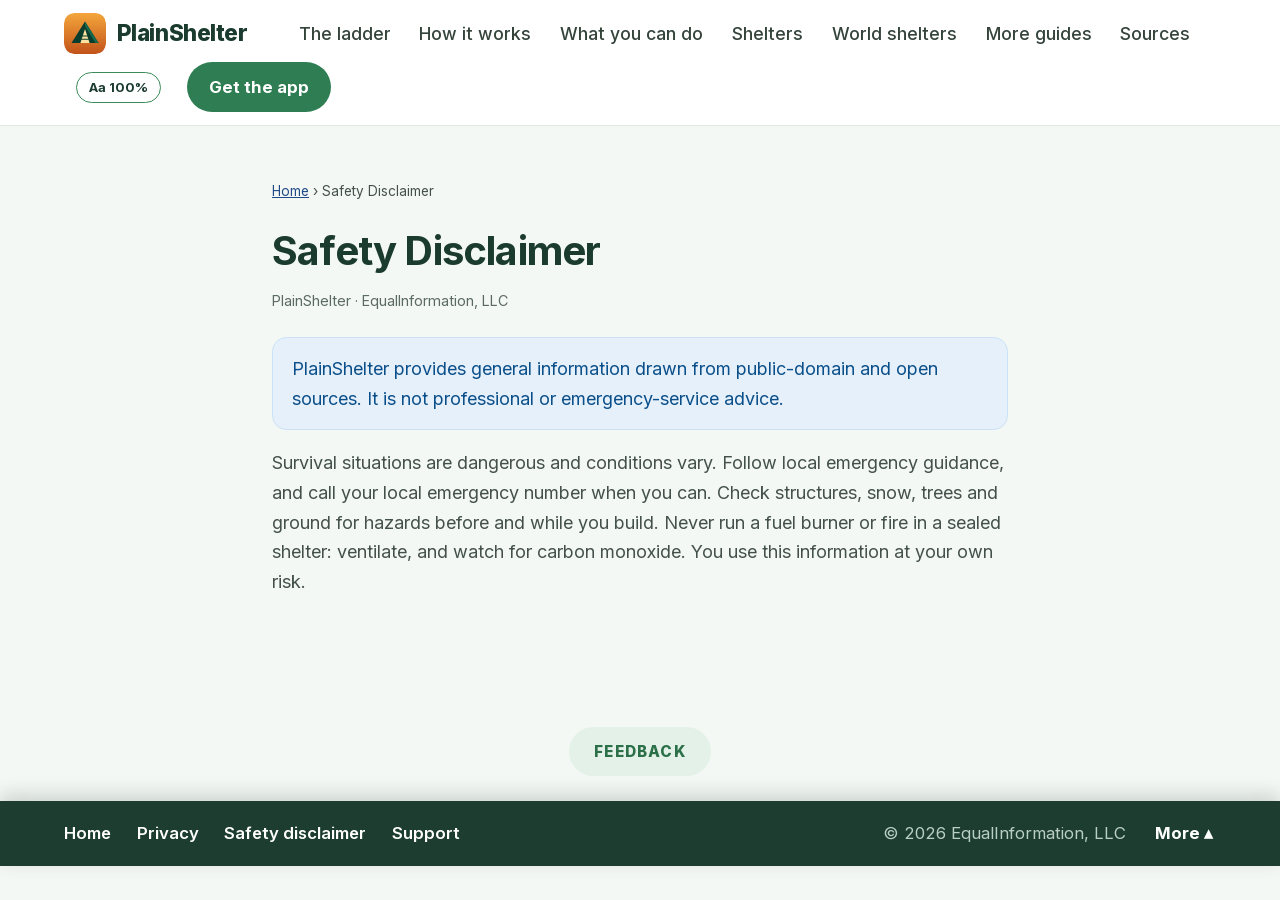
<file: disclaimer/index.html>
<!DOCTYPE html>
<html lang="en">
<head>
<meta charset="utf-8">
<meta name="viewport" content="width=device-width, initial-scale=1">
<title>Safety Disclaimer - PlainShelter</title>
<meta name="description" content="Safety Disclaimer">
<meta name="theme-color" content="#0b3d2e">
<meta property="og:title" content="Safety Disclaimer - PlainShelter"><meta property="og:description" content="Safety Disclaimer"><meta property="og:type" content="website"><meta property="og:site_name" content="PlainShelter">
<link rel="icon" type="image/svg+xml" href="../assets/favicon.svg">
<link rel="apple-touch-icon" href="../assets/apple-touch-icon.png">
<link rel="stylesheet" href="../assets/fonts/inter.css">
<link rel="stylesheet" href="../assets/css/site.css">
<link rel="stylesheet" href="../assets/css/textsize.css">
<script src="../assets/textsize.js"></script>
</head>
<body>
<header class="topbar"><div class="shell topbar-in">
  <a class="mark" href="../"><img src="../assets/favicon.svg" alt="" width="34" height="34">PlainShelter</a>
  <nav class="tb-nav" aria-label="Sections"><a href="../#ladder">The ladder</a><a href="../#how">How it works</a><a href="../#do">What you can do</a><a href="../#inside">Shelters</a><a href="../#world">World shelters</a><a href="../#beyond">More guides</a><a href="../#sources">Sources</a></nav>
  <div class="textsize"><button type="button" id="ts-open" aria-haspopup="true" aria-expanded="false" aria-label="Text size">Aa <span id="ts-pct">100%</span></button>
    <div class="ts-panel" id="ts-panel" hidden role="group" aria-label="Text size"><span class="ts-a-small" aria-hidden="true">A</span><input type="range" id="ts-range" min="50" max="300" step="5" value="100" aria-label="Text size percent"><span class="ts-a-big" aria-hidden="true">A</span>
    <div class="ts-row"><strong id="ts-now">100%</strong><button type="button" id="ts-reset">Reset to 100%</button></div></div></div>
  <a class="tb-cta" href="../#get">Get the app</a>
</div></header>
<main class="shell page"><p class="crumb"><a href="../">Home</a> &rsaquo; Safety Disclaimer</p><h1>Safety Disclaimer</h1><p class="meta">PlainShelter &middot; EqualInformation, LLC</p><div class='note'>PlainShelter provides general information drawn from public-domain and open sources. It is not professional or emergency-service advice.</div><p>Survival situations are dangerous and conditions vary. Follow local emergency guidance, and call your local emergency number when you can. Check structures, snow, trees and ground for hazards before and while you build. Never run a fuel burner or fire in a sealed shelter: ventilate, and watch for carbon monoxide. You use this information at your own risk.</p></main>
<div class="feedback"><a href="mailto:contact@equalinformation.com?subject=PlainShelter%20feedback">Feedback</a></div>
<footer class="foot" id="foot">
  <div class="shell foot-bar">
    <nav aria-label="Footer"><a href="../">Home</a><a href="../privacy/">Privacy</a><a href="../disclaimer/">Safety disclaimer</a><a href="../support/">Support</a></nav>
    <span class="foot-copy">&copy; 2026 EqualInformation, LLC</span>
    <button type="button" class="foot-toggle" id="foot-toggle" aria-expanded="false" aria-controls="foot-more"><span id="foot-toggle-label">More</span> <span aria-hidden="true" id="foot-toggle-arrow">&#9652;</span></button>
  </div>
  <div class="foot-more" id="foot-more" hidden>
    <div class="shell">
      <nav aria-label="All links"><a href="../#ladder">The ladder</a><a href="../#how">How it works</a><a href="../#inside">Shelters</a><a href="../#sources">Sources</a><a href="../privacy/">Privacy Policy</a><a href="../disclaimer/">Safety disclaimer</a><a href="../support/">Support</a><a href="https://equalinformation.com">EqualInformation</a></nav>
      <p>Contact: <a href="mailto:contact@equalinformation.com">contact@equalinformation.com</a></p>
      <p>&copy; 2026 EqualInformation, LLC. All rights reserved.</p>
      <p>PlainShelter gives general survival information from public-domain and open sources, not professional or emergency-service advice. In an emergency call your local emergency number first. <a href="../disclaimer/">Read the disclaimer.</a></p>
      <p class="foot-fine">Apple, the Apple logo, and App Store are trademarks of Apple Inc. Google Play and the Google Play logo are trademarks of Google LLC.</p>
    </div>
  </div>
</footer>
<script>
(function () {
  var btn = document.getElementById('foot-toggle'), more = document.getElementById('foot-more');
  var lab = document.getElementById('foot-toggle-label'), arr = document.getElementById('foot-toggle-arrow');
  function set(open) {
    more.hidden = !open; btn.setAttribute('aria-expanded', open ? 'true' : 'false');
    lab.textContent = open ? 'Less' : 'More'; arr.innerHTML = open ? '&#9662;' : '&#9652;';
    try { sessionStorage.setItem('footOpen', open ? '1' : '0'); } catch (e) {}
  }
  var saved = null; try { saved = sessionStorage.getItem('footOpen'); } catch (e) {}
  set(saved === '1');
  btn.addEventListener('click', function () { set(more.hidden); });
})();
</script>
</body>
</html>
</file>
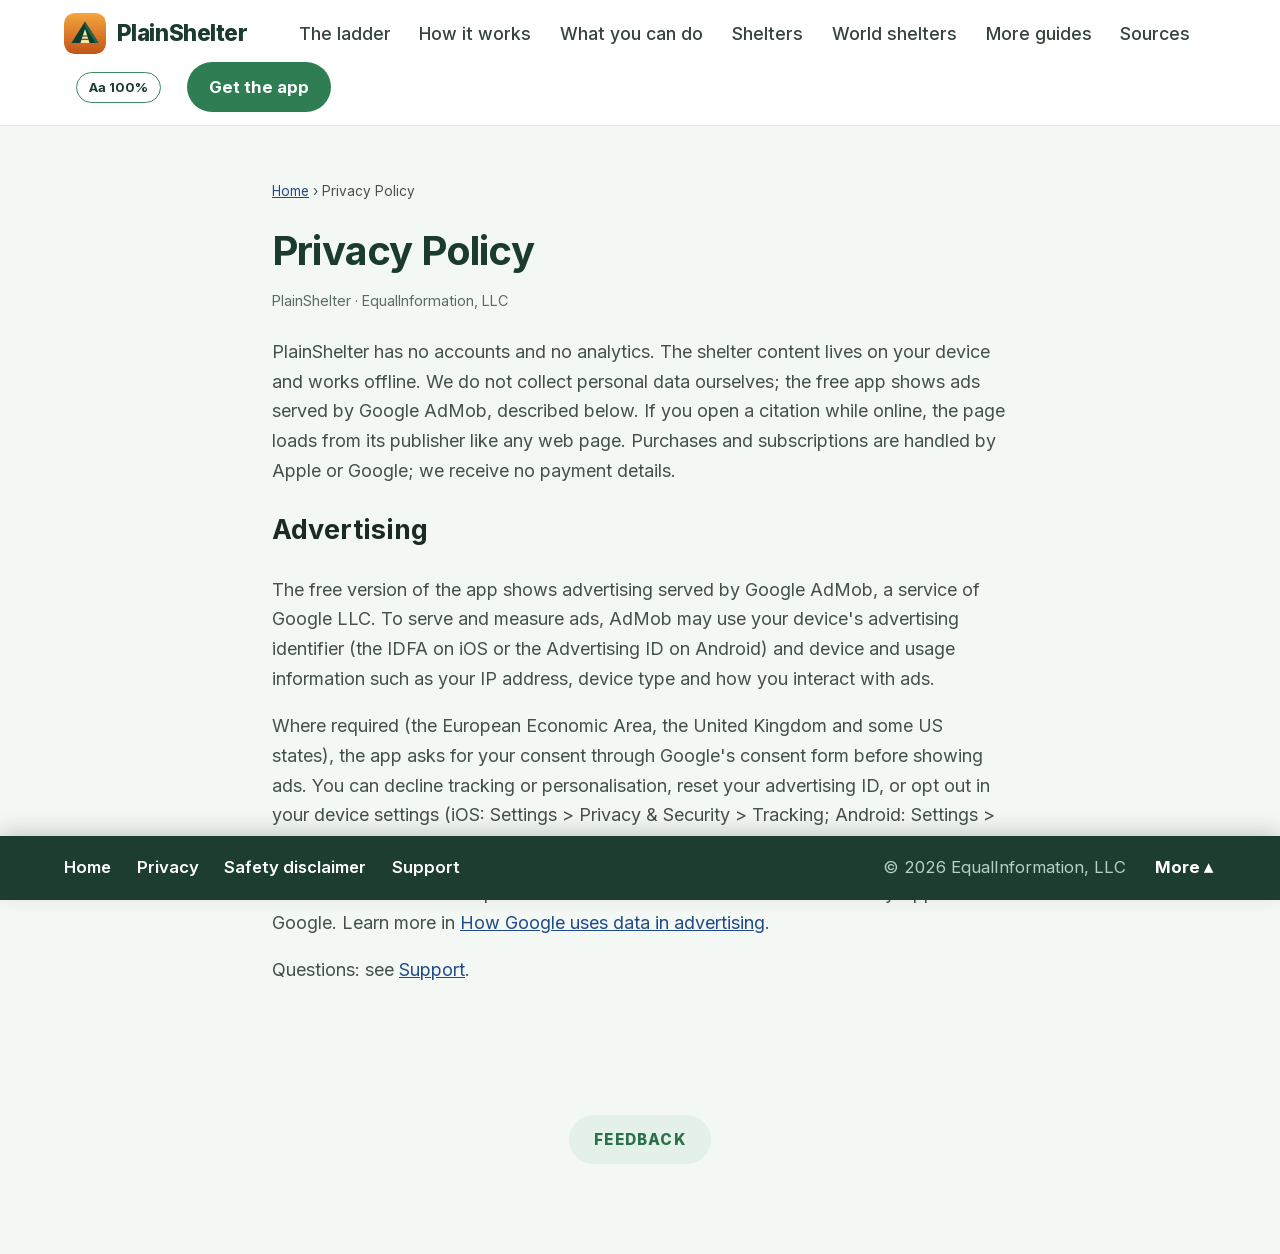
<file: privacy/index.html>
<!DOCTYPE html>
<html lang="en">
<head>
<meta charset="utf-8">
<meta name="viewport" content="width=device-width, initial-scale=1">
<title>Privacy Policy - PlainShelter</title>
<meta name="description" content="Privacy Policy">
<meta name="theme-color" content="#0b3d2e">
<meta property="og:title" content="Privacy Policy - PlainShelter"><meta property="og:description" content="Privacy Policy"><meta property="og:type" content="website"><meta property="og:site_name" content="PlainShelter">
<link rel="icon" type="image/svg+xml" href="../assets/favicon.svg">
<link rel="apple-touch-icon" href="../assets/apple-touch-icon.png">
<link rel="stylesheet" href="../assets/fonts/inter.css">
<link rel="stylesheet" href="../assets/css/site.css">
<link rel="stylesheet" href="../assets/css/textsize.css">
<script src="../assets/textsize.js"></script>
</head>
<body>
<header class="topbar"><div class="shell topbar-in">
  <a class="mark" href="../"><img src="../assets/favicon.svg" alt="" width="34" height="34">PlainShelter</a>
  <nav class="tb-nav" aria-label="Sections"><a href="../#ladder">The ladder</a><a href="../#how">How it works</a><a href="../#do">What you can do</a><a href="../#inside">Shelters</a><a href="../#world">World shelters</a><a href="../#beyond">More guides</a><a href="../#sources">Sources</a></nav>
  <div class="textsize"><button type="button" id="ts-open" aria-haspopup="true" aria-expanded="false" aria-label="Text size">Aa <span id="ts-pct">100%</span></button>
    <div class="ts-panel" id="ts-panel" hidden role="group" aria-label="Text size"><span class="ts-a-small" aria-hidden="true">A</span><input type="range" id="ts-range" min="50" max="300" step="5" value="100" aria-label="Text size percent"><span class="ts-a-big" aria-hidden="true">A</span>
    <div class="ts-row"><strong id="ts-now">100%</strong><button type="button" id="ts-reset">Reset to 100%</button></div></div></div>
  <a class="tb-cta" href="../#get">Get the app</a>
</div></header>
<main class="shell page"><p class="crumb"><a href="../">Home</a> &rsaquo; Privacy Policy</p><h1>Privacy Policy</h1><p class="meta">PlainShelter &middot; EqualInformation, LLC</p><p>PlainShelter has no accounts and no analytics. The shelter content lives on your device and works offline. We do not collect personal data ourselves; the free app shows ads served by Google AdMob, described below. If you open a citation while online, the page loads from its publisher like any web page. Purchases and subscriptions are handled by Apple or Google; we receive no payment details.</p><h2>Advertising</h2>
<p>The free version of the app shows advertising served by Google AdMob, a service of Google LLC. To serve and measure ads, AdMob may use your device's advertising identifier (the IDFA on iOS or the Advertising ID on Android) and device and usage information such as your IP address, device type and how you interact with ads.</p>
<p>Where required (the European Economic Area, the United Kingdom and some US states), the app asks for your consent through Google's consent form before showing ads. You can decline tracking or personalisation, reset your advertising ID, or opt out in your device settings (iOS: Settings &gt; Privacy &amp; Security &gt; Tracking; Android: Settings &gt; Privacy &gt; Ads).</p>
<p>A one-time <strong>Remove ads</strong> purchase removes ads. Purchases are handled by Apple or Google. Learn more in <a href="https://policies.google.com/technologies/ads" rel="noopener">How Google uses data in advertising</a>.</p><p>Questions: see <a href='../support/'>Support</a>.</p></main>
<div class="feedback"><a href="mailto:contact@equalinformation.com?subject=PlainShelter%20feedback">Feedback</a></div>
<footer class="foot" id="foot">
  <div class="shell foot-bar">
    <nav aria-label="Footer"><a href="../">Home</a><a href="../privacy/">Privacy</a><a href="../disclaimer/">Safety disclaimer</a><a href="../support/">Support</a></nav>
    <span class="foot-copy">&copy; 2026 EqualInformation, LLC</span>
    <button type="button" class="foot-toggle" id="foot-toggle" aria-expanded="false" aria-controls="foot-more"><span id="foot-toggle-label">More</span> <span aria-hidden="true" id="foot-toggle-arrow">&#9652;</span></button>
  </div>
  <div class="foot-more" id="foot-more" hidden>
    <div class="shell">
      <nav aria-label="All links"><a href="../#ladder">The ladder</a><a href="../#how">How it works</a><a href="../#inside">Shelters</a><a href="../#sources">Sources</a><a href="../privacy/">Privacy Policy</a><a href="../disclaimer/">Safety disclaimer</a><a href="../support/">Support</a><a href="https://equalinformation.com">EqualInformation</a></nav>
      <p>Contact: <a href="mailto:contact@equalinformation.com">contact@equalinformation.com</a></p>
      <p>&copy; 2026 EqualInformation, LLC. All rights reserved.</p>
      <p>PlainShelter gives general survival information from public-domain and open sources, not professional or emergency-service advice. In an emergency call your local emergency number first. <a href="../disclaimer/">Read the disclaimer.</a></p>
      <p class="foot-fine">Apple, the Apple logo, and App Store are trademarks of Apple Inc. Google Play and the Google Play logo are trademarks of Google LLC.</p>
    </div>
  </div>
</footer>
<script>
(function () {
  var btn = document.getElementById('foot-toggle'), more = document.getElementById('foot-more');
  var lab = document.getElementById('foot-toggle-label'), arr = document.getElementById('foot-toggle-arrow');
  function set(open) {
    more.hidden = !open; btn.setAttribute('aria-expanded', open ? 'true' : 'false');
    lab.textContent = open ? 'Less' : 'More'; arr.innerHTML = open ? '&#9662;' : '&#9652;';
    try { sessionStorage.setItem('footOpen', open ? '1' : '0'); } catch (e) {}
  }
  var saved = null; try { saved = sessionStorage.getItem('footOpen'); } catch (e) {}
  set(saved === '1');
  btn.addEventListener('click', function () { set(more.hidden); });
})();
</script>
</body>
</html>
</file>
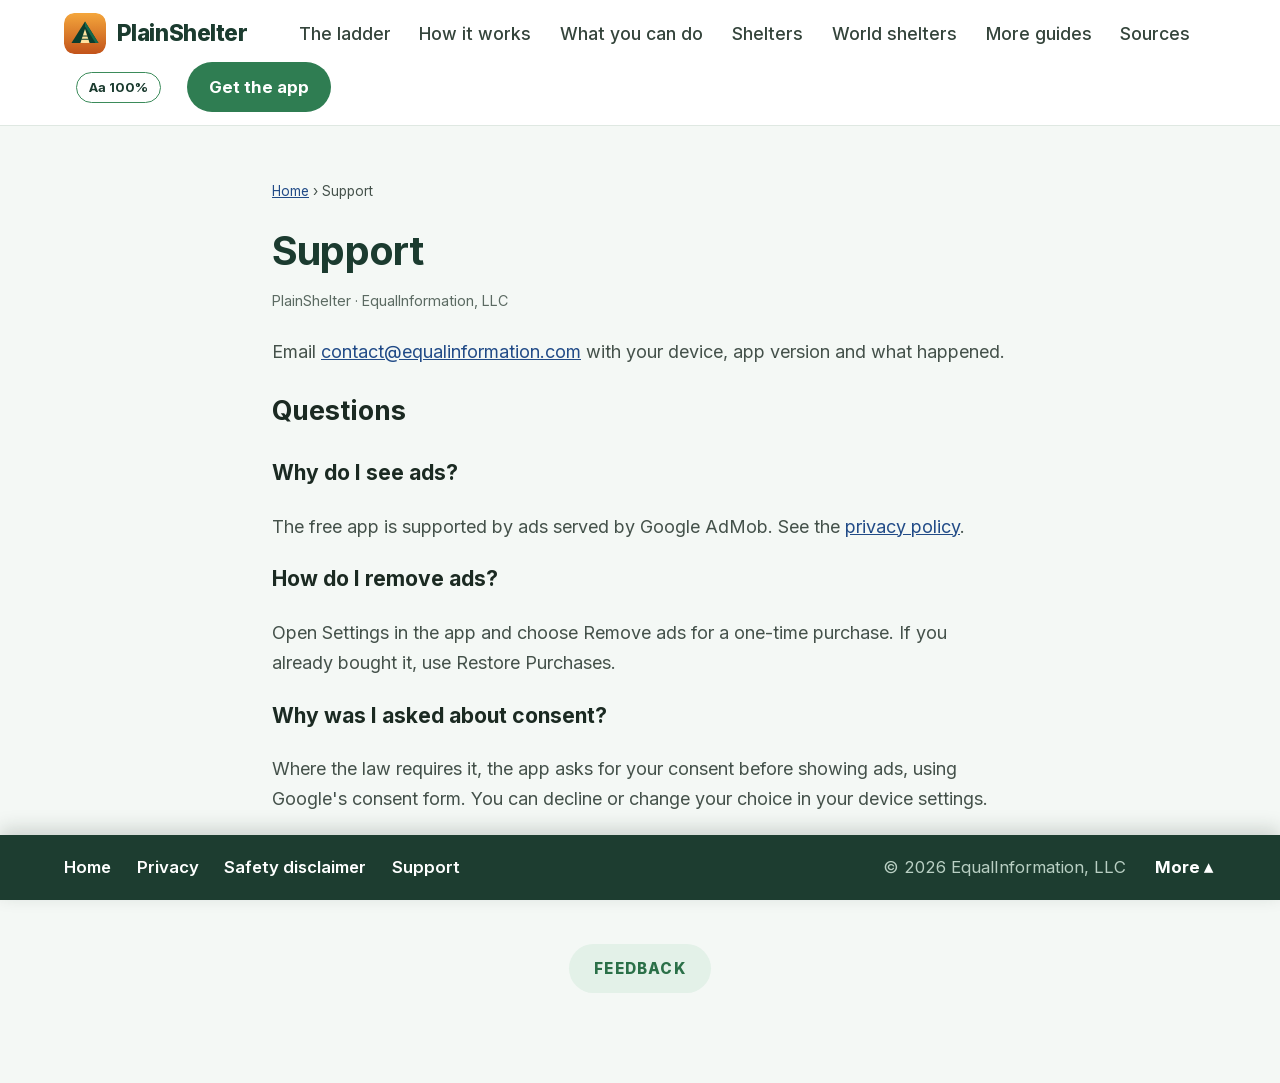
<file: support/index.html>
<!DOCTYPE html>
<html lang="en">
<head>
<meta charset="utf-8">
<meta name="viewport" content="width=device-width, initial-scale=1">
<title>Support - PlainShelter</title>
<meta name="description" content="Support">
<meta name="theme-color" content="#0b3d2e">
<meta property="og:title" content="Support - PlainShelter"><meta property="og:description" content="Support"><meta property="og:type" content="website"><meta property="og:site_name" content="PlainShelter">
<link rel="icon" type="image/svg+xml" href="../assets/favicon.svg">
<link rel="apple-touch-icon" href="../assets/apple-touch-icon.png">
<link rel="stylesheet" href="../assets/fonts/inter.css">
<link rel="stylesheet" href="../assets/css/site.css">
<link rel="stylesheet" href="../assets/css/textsize.css">
<script src="../assets/textsize.js"></script>
</head>
<body>
<header class="topbar"><div class="shell topbar-in">
  <a class="mark" href="../"><img src="../assets/favicon.svg" alt="" width="34" height="34">PlainShelter</a>
  <nav class="tb-nav" aria-label="Sections"><a href="../#ladder">The ladder</a><a href="../#how">How it works</a><a href="../#do">What you can do</a><a href="../#inside">Shelters</a><a href="../#world">World shelters</a><a href="../#beyond">More guides</a><a href="../#sources">Sources</a></nav>
  <div class="textsize"><button type="button" id="ts-open" aria-haspopup="true" aria-expanded="false" aria-label="Text size">Aa <span id="ts-pct">100%</span></button>
    <div class="ts-panel" id="ts-panel" hidden role="group" aria-label="Text size"><span class="ts-a-small" aria-hidden="true">A</span><input type="range" id="ts-range" min="50" max="300" step="5" value="100" aria-label="Text size percent"><span class="ts-a-big" aria-hidden="true">A</span>
    <div class="ts-row"><strong id="ts-now">100%</strong><button type="button" id="ts-reset">Reset to 100%</button></div></div></div>
  <a class="tb-cta" href="../#get">Get the app</a>
</div></header>
<main class="shell page"><p class="crumb"><a href="../">Home</a> &rsaquo; Support</p><h1>Support</h1><p class="meta">PlainShelter &middot; EqualInformation, LLC</p><p>Email <a href='mailto:contact@equalinformation.com?subject=PlainShelter%20Support'>contact@equalinformation.com</a> with your device, app version and what happened.</p><h2>Questions</h2><h3>Why do I see ads?</h3><p>The free app is supported by ads served by Google AdMob. See the <a href='../privacy/'>privacy policy</a>.</p><h3>How do I remove ads?</h3><p>Open Settings in the app and choose Remove ads for a one-time purchase. If you already bought it, use Restore Purchases.</p><h3>Why was I asked about consent?</h3><p>Where the law requires it, the app asks for your consent before showing ads, using Google's consent form. You can decline or change your choice in your device settings.</p></main>
<div class="feedback"><a href="mailto:contact@equalinformation.com?subject=PlainShelter%20feedback">Feedback</a></div>
<footer class="foot" id="foot">
  <div class="shell foot-bar">
    <nav aria-label="Footer"><a href="../">Home</a><a href="../privacy/">Privacy</a><a href="../disclaimer/">Safety disclaimer</a><a href="../support/">Support</a></nav>
    <span class="foot-copy">&copy; 2026 EqualInformation, LLC</span>
    <button type="button" class="foot-toggle" id="foot-toggle" aria-expanded="false" aria-controls="foot-more"><span id="foot-toggle-label">More</span> <span aria-hidden="true" id="foot-toggle-arrow">&#9652;</span></button>
  </div>
  <div class="foot-more" id="foot-more" hidden>
    <div class="shell">
      <nav aria-label="All links"><a href="../#ladder">The ladder</a><a href="../#how">How it works</a><a href="../#inside">Shelters</a><a href="../#sources">Sources</a><a href="../privacy/">Privacy Policy</a><a href="../disclaimer/">Safety disclaimer</a><a href="../support/">Support</a><a href="https://equalinformation.com">EqualInformation</a></nav>
      <p>Contact: <a href="mailto:contact@equalinformation.com">contact@equalinformation.com</a></p>
      <p>&copy; 2026 EqualInformation, LLC. All rights reserved.</p>
      <p>PlainShelter gives general survival information from public-domain and open sources, not professional or emergency-service advice. In an emergency call your local emergency number first. <a href="../disclaimer/">Read the disclaimer.</a></p>
      <p class="foot-fine">Apple, the Apple logo, and App Store are trademarks of Apple Inc. Google Play and the Google Play logo are trademarks of Google LLC.</p>
    </div>
  </div>
</footer>
<script>
(function () {
  var btn = document.getElementById('foot-toggle'), more = document.getElementById('foot-more');
  var lab = document.getElementById('foot-toggle-label'), arr = document.getElementById('foot-toggle-arrow');
  function set(open) {
    more.hidden = !open; btn.setAttribute('aria-expanded', open ? 'true' : 'false');
    lab.textContent = open ? 'Less' : 'More'; arr.innerHTML = open ? '&#9662;' : '&#9652;';
    try { sessionStorage.setItem('footOpen', open ? '1' : '0'); } catch (e) {}
  }
  var saved = null; try { saved = sessionStorage.getItem('footOpen'); } catch (e) {}
  set(saved === '1');
  btn.addEventListener('click', function () { set(more.hidden); });
})();
</script>
</body>
</html>
</file>
<file: assets/fonts/inter.css>
/* Inter variable font (latin subset) — self-hosted, no third-party requests.
   Single variable file covers all weights 100–900. */
@font-face {
    font-family: 'Inter';
    font-style: normal;
    font-weight: 100 900;
    font-display: swap;
    src: url(inter-latin-var.woff2) format('woff2');
    unicode-range: U+0000-00FF, U+0131, U+0152-0153, U+02BB-02BC, U+02C6, U+02DA, U+02DC, U+0304, U+0308, U+0329, U+2000-206F, U+20AC, U+2122, U+2191, U+2193, U+2212, U+2215, U+FEFF, U+FFFD;
}
</file>
<file: assets/css/site.css>
/* PlainShelter public site. Look (owner-directed, 2026-10-23): white top bar with dark-green brand and a green pill, pale mint hero with a heavy dark-green headline,
   blue tagline, pale-blue chips, dark-green footer; same colour and type character as nutrisize.health, with our own CSS, class names and layout. */
:root {
  --paper: #f4f8f5; --mist: #ffffff; --ink: #1b2a22; --ink2: #44514a; --ink3: #5b6a62; --line: #dfe8e2;
  --pine: #1b3b2f; --leaf: #3b8b5a; --leaf-deep: #2b7048; --leaf-tint: #e3f1e8; --cta: #2f7d52; --blue: #214b87; --chip: #e7eef8;
  --sky: #1268b3; --sky-tint: #e5f0fa; --foot: #1d3d30;
  --ember: #c2531a; --glow: #d9962b; --radius: 1rem; --shadow: 0 8px 24px rgba(27,59,47,.14);
}
* { box-sizing: border-box; }
html { scroll-behavior: smooth; }
body { margin: 0; background: var(--paper); color: var(--ink); font: 1.125rem/1.65 'Inter', -apple-system, 'Segoe UI', Roboto, sans-serif; -webkit-font-smoothing: antialiased; }
a { color: var(--blue); }
:focus-visible { outline: 3px solid var(--leaf); outline-offset: 3px; border-radius: .4rem; }
.shell { width: min(72rem, 100% - 3rem); margin-inline: auto; }

/* top bar */
.topbar { position: sticky; top: 0; z-index: 40; background: #fff; border-bottom: 1px solid var(--line); }
.topbar-in { display: flex; align-items: center; flex-wrap: wrap; gap: .5rem 1.6rem; padding-block: .8rem; }
.mark { display: flex; align-items: center; gap: .7rem; color: var(--pine); font-weight: 800; font-size: 1.4rem; letter-spacing: -.02em; text-decoration: none; }
.mark img { width: 2.6rem; height: 2.6rem; border-radius: .65rem; }
.tb-nav { display: flex; flex-wrap: wrap; gap: .25rem 1.8rem; margin-inline: auto; }
.tb-nav a { color: #34443b; text-decoration: none; font-size: 1.1rem; font-weight: 500; }
.tb-nav a:hover { color: var(--leaf-deep); }
.tb-cta { background: var(--cta); color: #fff; padding: .7rem 1.4rem; border-radius: 999px; font-weight: 700; font-size: 1.05rem; text-decoration: none; }
.tb-cta:hover { background: var(--leaf-deep); }

/* intro */
.hero { background: linear-gradient(160deg, #f4f8f5 55%, #e9f0f8 100%); border-bottom: 1px solid var(--line); }
.intro { display: block; text-align: center; padding-block: 4.5rem 3rem; }
.intro h1 { margin: 0 auto 1.2rem; max-width: 16ch; font-size: clamp(2.8rem, 8vw, 5.2rem); font-weight: 800; line-height: 1.04; letter-spacing: -.04em; color: var(--pine); }
.intro h1 em { display: block; font-style: normal; color: var(--leaf); }
.tagline { margin: 0 0 1.4rem; font-size: clamp(1.3rem, 3vw, 1.9rem); font-weight: 650; color: var(--blue); letter-spacing: -.01em; }
.lede { font-size: 1.3rem; color: var(--ink2); max-width: 46rem; margin: 0 auto 1.4rem; }
.chips { display: flex; flex-wrap: wrap; justify-content: center; gap: .8rem; margin: 1.6rem 0; padding: 0; list-style: none; }
.chips li { background: var(--chip); color: var(--blue); font-weight: 700; font-size: 1.15rem; padding: .7rem 1.6rem; border-radius: 999px; }
.soon { display: inline-block; margin: .4rem 0 1.5rem; padding: .7rem 1.2rem; border: 1.5px dashed var(--ink3); border-radius: .8rem; color: var(--ink2); font-weight: 600; font-size: 1rem; background: #fff; }
.facts { display: flex; flex-wrap: wrap; justify-content: center; gap: .5rem 1.6rem; margin: 0; padding: 0; list-style: none; color: var(--ink2); font-size: 1rem; }
.facts li::before { content: ""; display: inline-block; width: .5rem; height: .5rem; margin-right: .5rem; border-radius: 50%; background: var(--leaf); }
.ladder-wrap { padding-block: 2.5rem 3rem; }
.stairs { margin: 0 auto; padding: 0; list-style: none; display: grid; gap: .75rem; max-width: 40rem; }
.stairs li { padding: 1rem 1.2rem; border: 1px solid var(--line); border-left: .45rem solid var(--leaf); border-radius: var(--radius); background: #fff; }
.stairs li:nth-child(2) { margin-left: 1rem; border-left-color: var(--sky); }
.stairs li:nth-child(3) { margin-left: 2rem; border-left-color: var(--glow); }
.stairs li:nth-child(4) { margin-left: 3rem; border-left-color: var(--ember); }
.stairs b { display: block; font-size: 1.25rem; color: var(--pine); }
.stairs span { font-size: 1rem; color: var(--ink2); }
.stairs em { font-style: normal; font-weight: 700; font-size: .7rem; letter-spacing: .06em; text-transform: uppercase; color: var(--leaf-deep); }
.eyebrow { margin: 0; font-size: .8rem; font-weight: 800; letter-spacing: .12em; text-transform: uppercase; color: var(--leaf); }
@media (max-width: 56rem) { .intro { padding-top: 2.5rem; } }

/* bands */
.band { padding-block: 3.2rem; }
.band.mist { background: #fff; border-block: 1px solid var(--line); }
.band h2 { margin: .3rem 0 .6rem; font-size: clamp(1.7rem, 3.6vw, 2.4rem); line-height: 1.15; letter-spacing: -.02em; color: var(--pine); }
.band .sub { margin: 0 0 1.8rem; max-width: 42rem; color: var(--ink2); font-size: 1.1rem; }
.how { display: grid; grid-template-columns: repeat(3, 1fr); gap: 1.6rem; margin: 0; padding: 0; list-style: none; counter-reset: s; }
.how li { counter-increment: s; border-top: 3px solid var(--leaf); padding-top: 1rem; }
.how li::before { content: counter(s); display: block; font-size: 2rem; font-weight: 800; color: var(--leaf); line-height: 1; margin-bottom: .5rem; }
.how h3 { margin: 0 0 .35rem; font-size: 1.15rem; color: var(--pine); }
.how p { margin: 0; color: var(--ink2); font-size: .98rem; }
@media (max-width: 56rem) { .how { grid-template-columns: 1fr; } }
.tiles { display: grid; grid-template-columns: repeat(auto-fill, minmax(13rem, 1fr)); gap: .8rem; margin: 0 0 2rem; padding: 0; list-style: none; }
.tiles li { padding: .8rem 1rem; background: #fff; border: 1px solid var(--line); border-radius: .8rem; font-weight: 650; color: var(--pine); }
.tiles small { display: block; margin-top: .15rem; font-weight: 500; font-size: .8rem; color: var(--ink3); }
.sample { background: #fff; border: 1px solid var(--line); border-radius: 1.2rem; padding: 1.4rem 1.6rem; max-width: 52rem; }
.sample h3 { margin: 0 0 .6rem; font-size: 1.4rem; color: var(--pine); }
.sample h4 { margin: 1.1rem 0 .2rem; font-size: 1rem; color: var(--pine); }
.sample p, .sample li { color: var(--ink2); font-size: .98rem; }
.sample ul { padding-left: 1.3rem; margin: .4rem 0; }
.diagram { margin: .8rem 0; }
.diagram svg { display: block; width: 100%; max-width: 40rem; height: auto; margin-inline: auto; border: 1px solid var(--line); border-radius: .9rem; }
.diagram figcaption { margin-top: .4rem; font-size: .82rem; color: var(--ink3); }
.cite { font-size: .85rem; color: var(--ink3); }
.sources { background: var(--foot); color: #e3f5ec; border-radius: 1.4rem; padding: 2.4rem clamp(1.2rem, 4vw, 3rem); }
.sources h2 { color: #fff; margin-top: 0; }
.sources p { max-width: 44rem; margin: .6rem 0 0; color: #cfe6db; }

.band h3.mod { margin: 2rem 0 .3rem; font-size: 1.4rem; color: var(--pine); }

/* inner pages */
.page { padding-block: 2.5rem 4rem; max-width: 46rem; }
.page h1 { margin: 0 0 .3rem; font-size: clamp(1.8rem, 4vw, 2.5rem); color: var(--pine); letter-spacing: -.02em; }
.page .meta { color: var(--ink3); font-size: .9rem; margin: 0 0 1.5rem; }
.page p, .page li { color: var(--ink2); }
.note { background: var(--sky-tint); border: 1px solid #cbe1f5; color: #0b4f8a; border-radius: .9rem; padding: 1rem 1.2rem; margin: 1rem 0; }
.crumb { font-size: .85rem; color: var(--ink3); margin-bottom: 1rem; }

/* footer: always on screen (sticky), compact bar that expands with More / Less */
.feedback { text-align: center; padding: 3rem 0 1.6rem; background: var(--paper); }
.feedback a { display: inline-block; background: var(--leaf-tint); color: var(--leaf-deep); font-weight: 800; letter-spacing: .08em; text-transform: uppercase; font-size: .95rem; padding: .75rem 1.6rem; border-radius: 999px; text-decoration: none; }
.foot { position: sticky; bottom: 0; z-index: 45; background: var(--foot); color: #b9cfc3; font-size: 1.05rem; box-shadow: 0 -6px 18px rgba(20,40,30,.18); }
.foot-bar { display: flex; align-items: center; flex-wrap: wrap; gap: .4rem 1.6rem; padding-block: .85rem; }
.foot-bar nav { display: flex; flex-wrap: wrap; gap: .3rem 1.6rem; }
.foot a { color: #fff; font-weight: 600; text-decoration: none; }
.foot a:hover { text-decoration: underline; text-underline-offset: 4px; }
.foot-copy { margin-left: auto; color: #b9cfc3; }
.foot-toggle { background: transparent; border: 0; color: #fff; font: inherit; font-weight: 700; cursor: pointer; padding: .3rem .2rem; }
.foot-toggle:hover { text-decoration: underline; text-underline-offset: 4px; }
.foot-more { max-height: 55vh; overflow-y: auto; border-top: 1px solid rgba(255,255,255,.14); padding-block: 1.2rem 1.4rem; text-align: center; }
.foot-more[hidden] { display: none; }
.foot-more nav { display: flex; flex-wrap: wrap; justify-content: center; gap: .5rem 1.8rem; margin-bottom: 1rem; }
.foot-more p { margin: .45rem auto 0; max-width: 52rem; }
.foot-fine { font-size: .85rem; color: #8fab9d; }
</file>
<file: assets/css/textsize.css>
/* Text-size control: deliberately NOT converted to rem, so it keeps a fixed size while the page text scales. */
/* Text size: "Aa 100%" button that opens an A-to-A slider (fixed small size so it never grows with the text) */
.textsize { position: relative; margin-left: 12px; flex-shrink: 0; font-size: 13px; }
.textsize > button { font: 700 13px/1 'Inter', sans-serif; color: var(--pine); background: transparent; border: 1.5px solid var(--leaf);
    border-radius: 999px; padding: 8px 12px; cursor: pointer; }
.ts-panel { position: absolute; right: 0; top: calc(100% + 8px); width: 290px; background: #fff; border: 1px solid var(--line);
    border-radius: var(--radius); box-shadow: var(--shadow); padding: 14px 16px; z-index: 70;
    display: grid; grid-template-columns: auto 1fr auto; align-items: center; gap: 10px; font: 600 13px/1.2 'Inter', sans-serif; }
.ts-panel[hidden] { display: none; }
.ts-a-small { font-size: 13px; } .ts-a-big { font-size: 28px; }
.ts-panel input[type=range] { width: 100%; accent-color: var(--leaf); }
.ts-row { grid-column: 1 / -1; display: flex; align-items: center; justify-content: space-between; }
.ts-row strong { font-size: 20px; color: var(--pine); }
.ts-row button { font: 600 13px 'Inter', sans-serif; color: var(--leaf-deep); background: none; border: 0; cursor: pointer; }
.ts-row button:disabled { opacity: .4; cursor: default; }
@media (max-width: 1040px) { .textsize { margin-left: auto; } .mobile-menu-btn { margin-left: 8px; } }

/* Large text: let the top bar wrap instead of overflowing, so the text-size control is always reachable */
.nav-inner { flex-wrap: wrap; row-gap: 6px; }
.nav-links { flex-wrap: wrap; }
</file>
